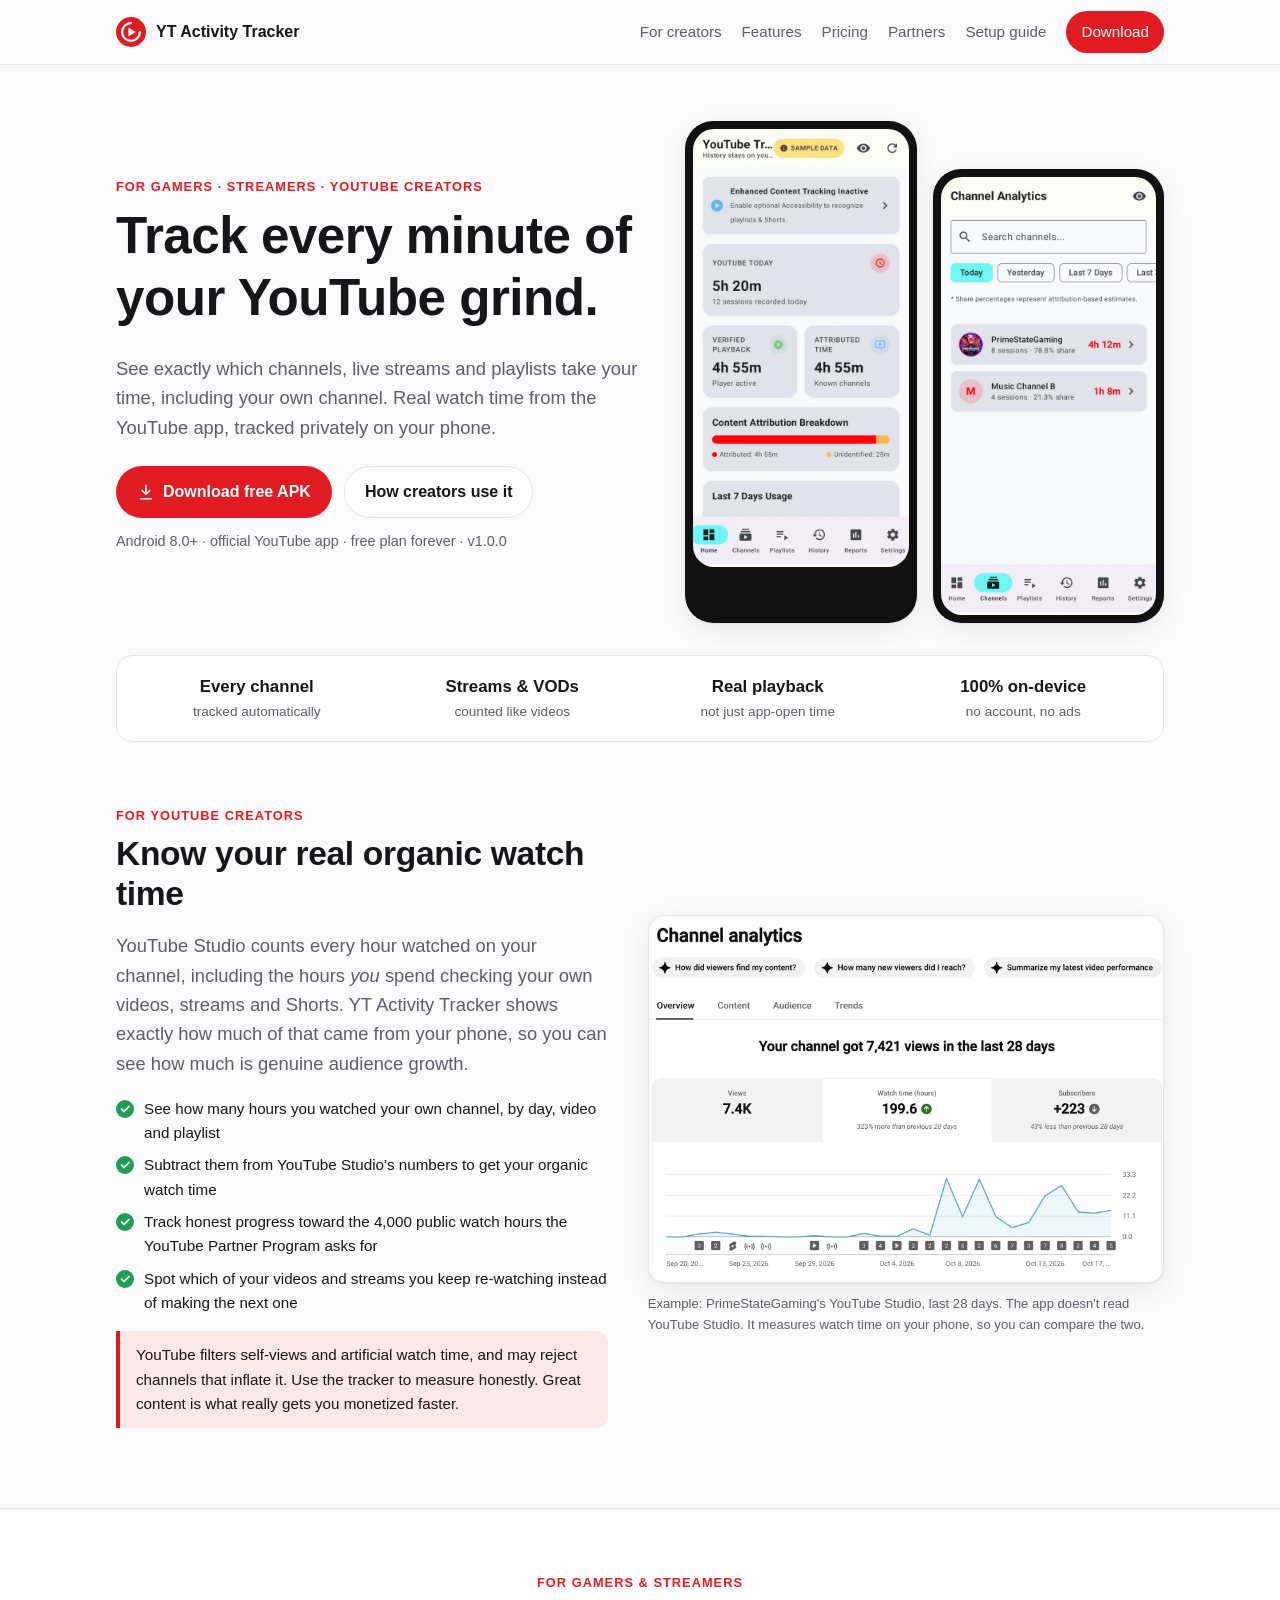
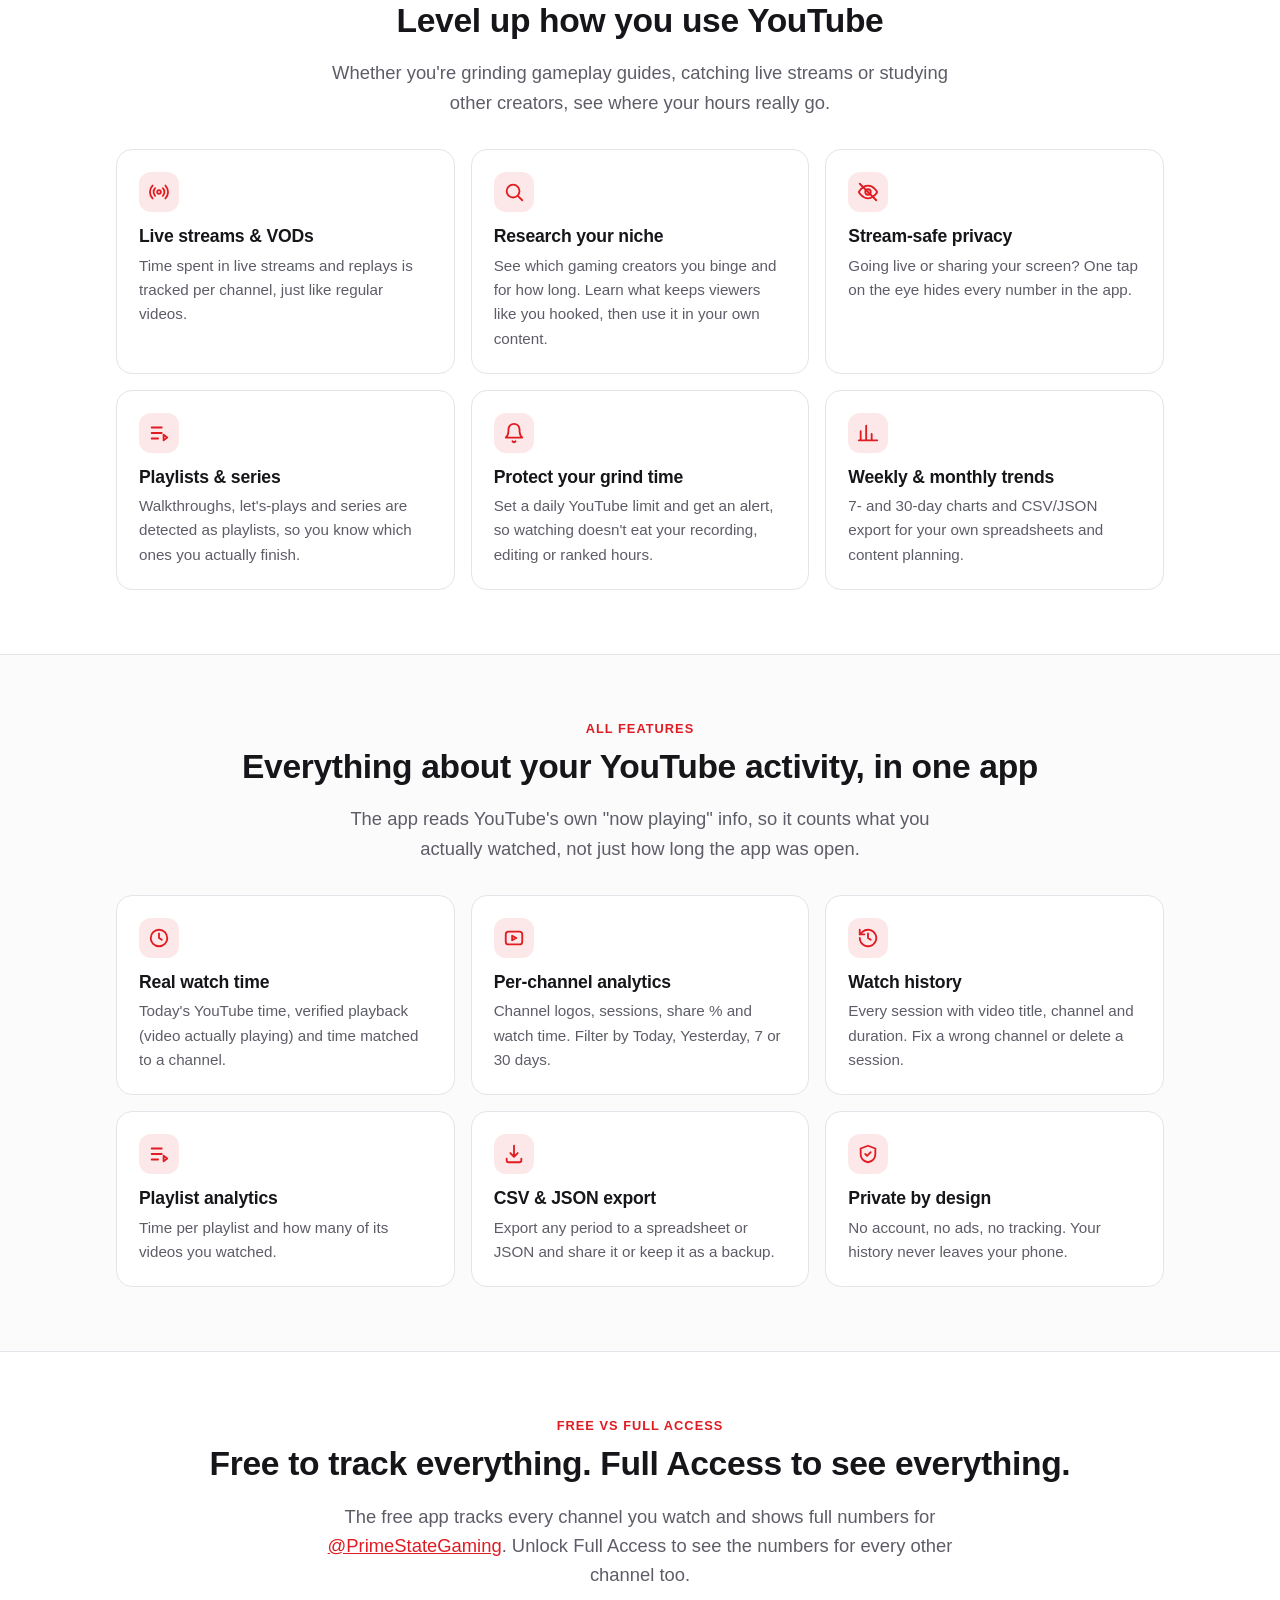
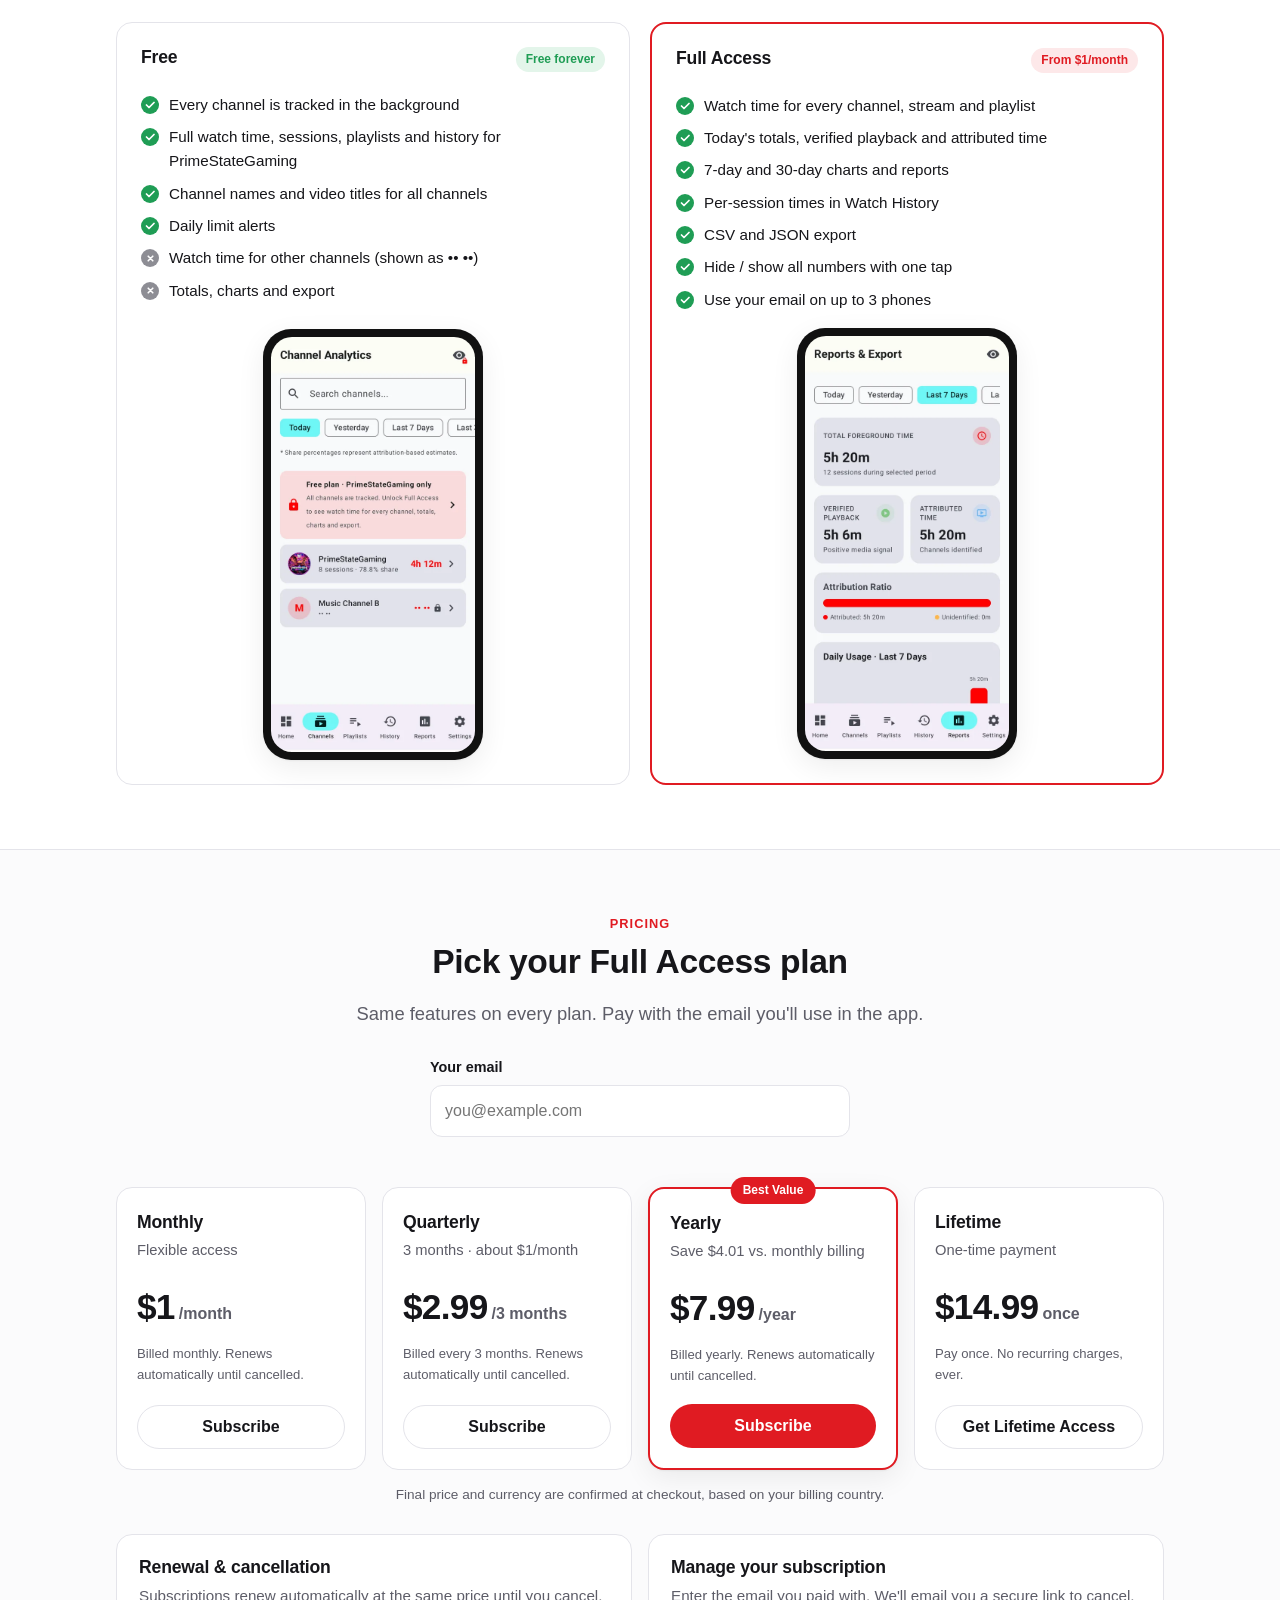
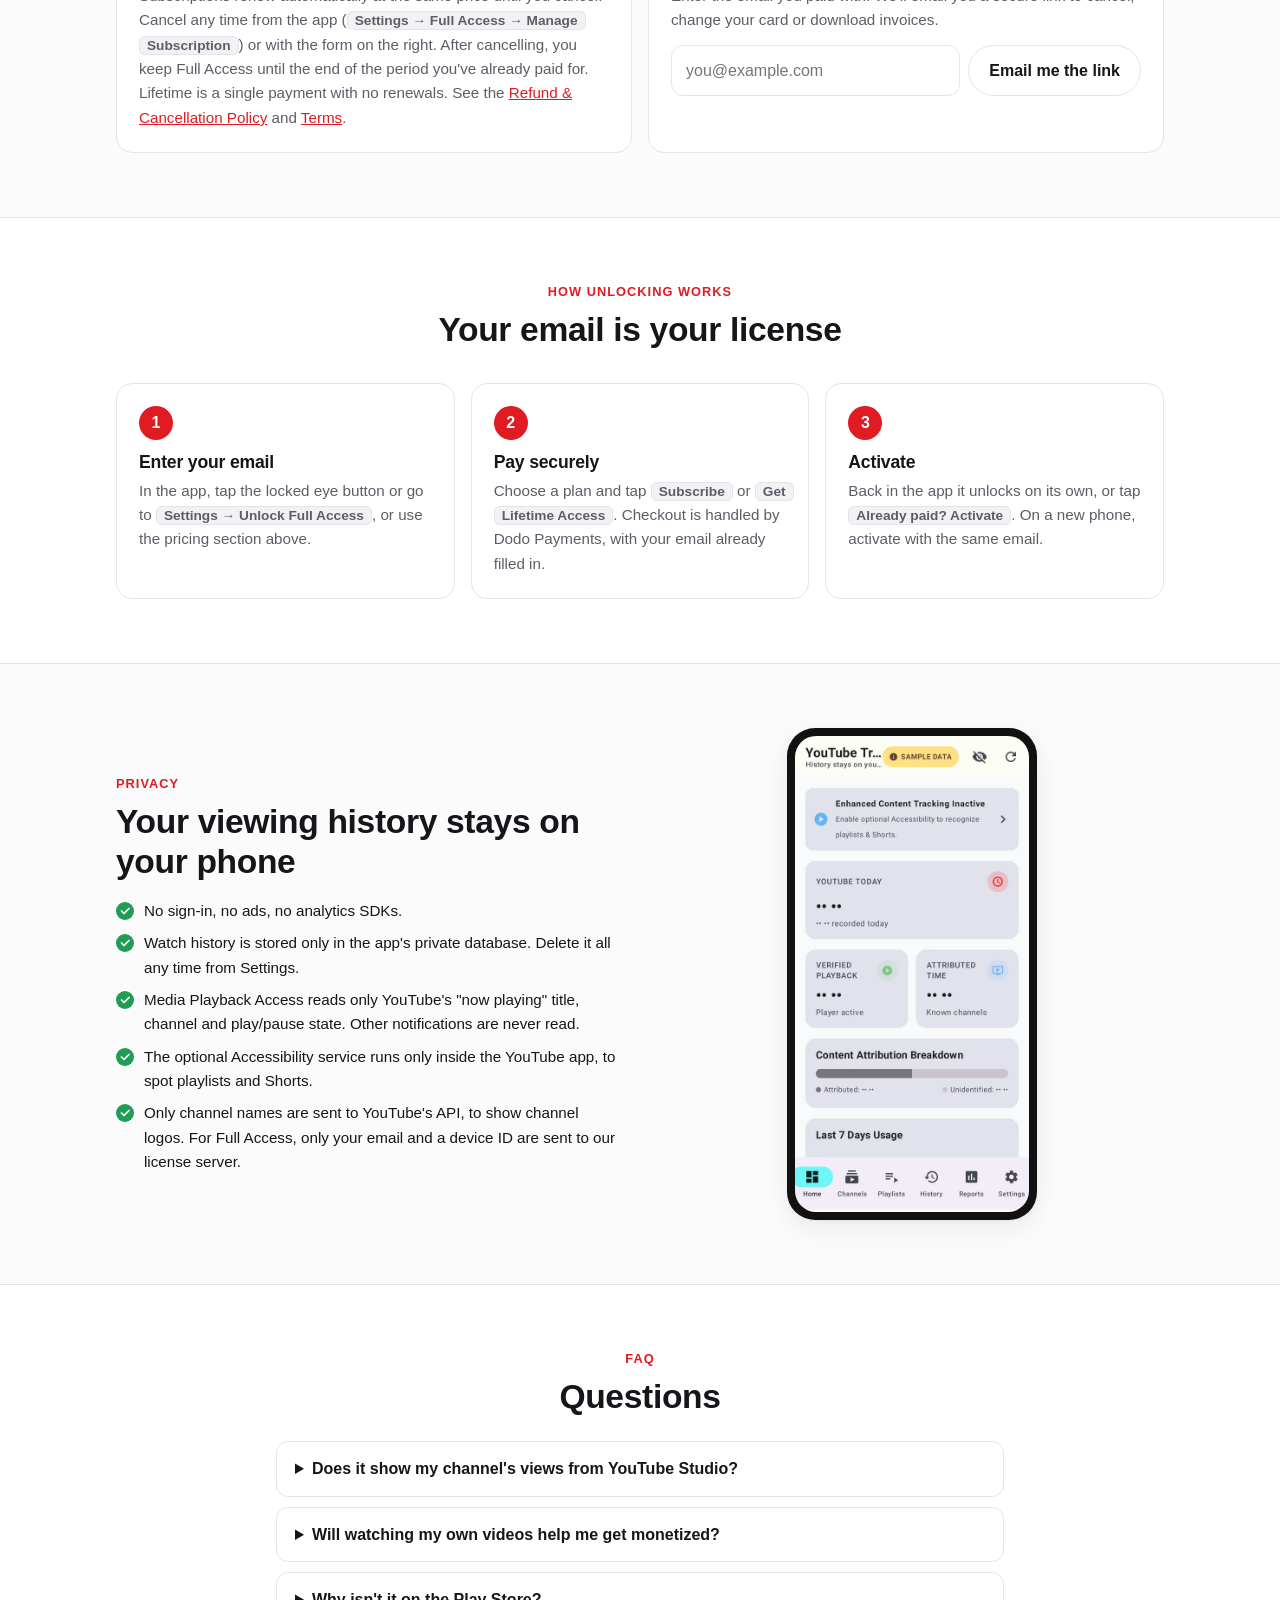
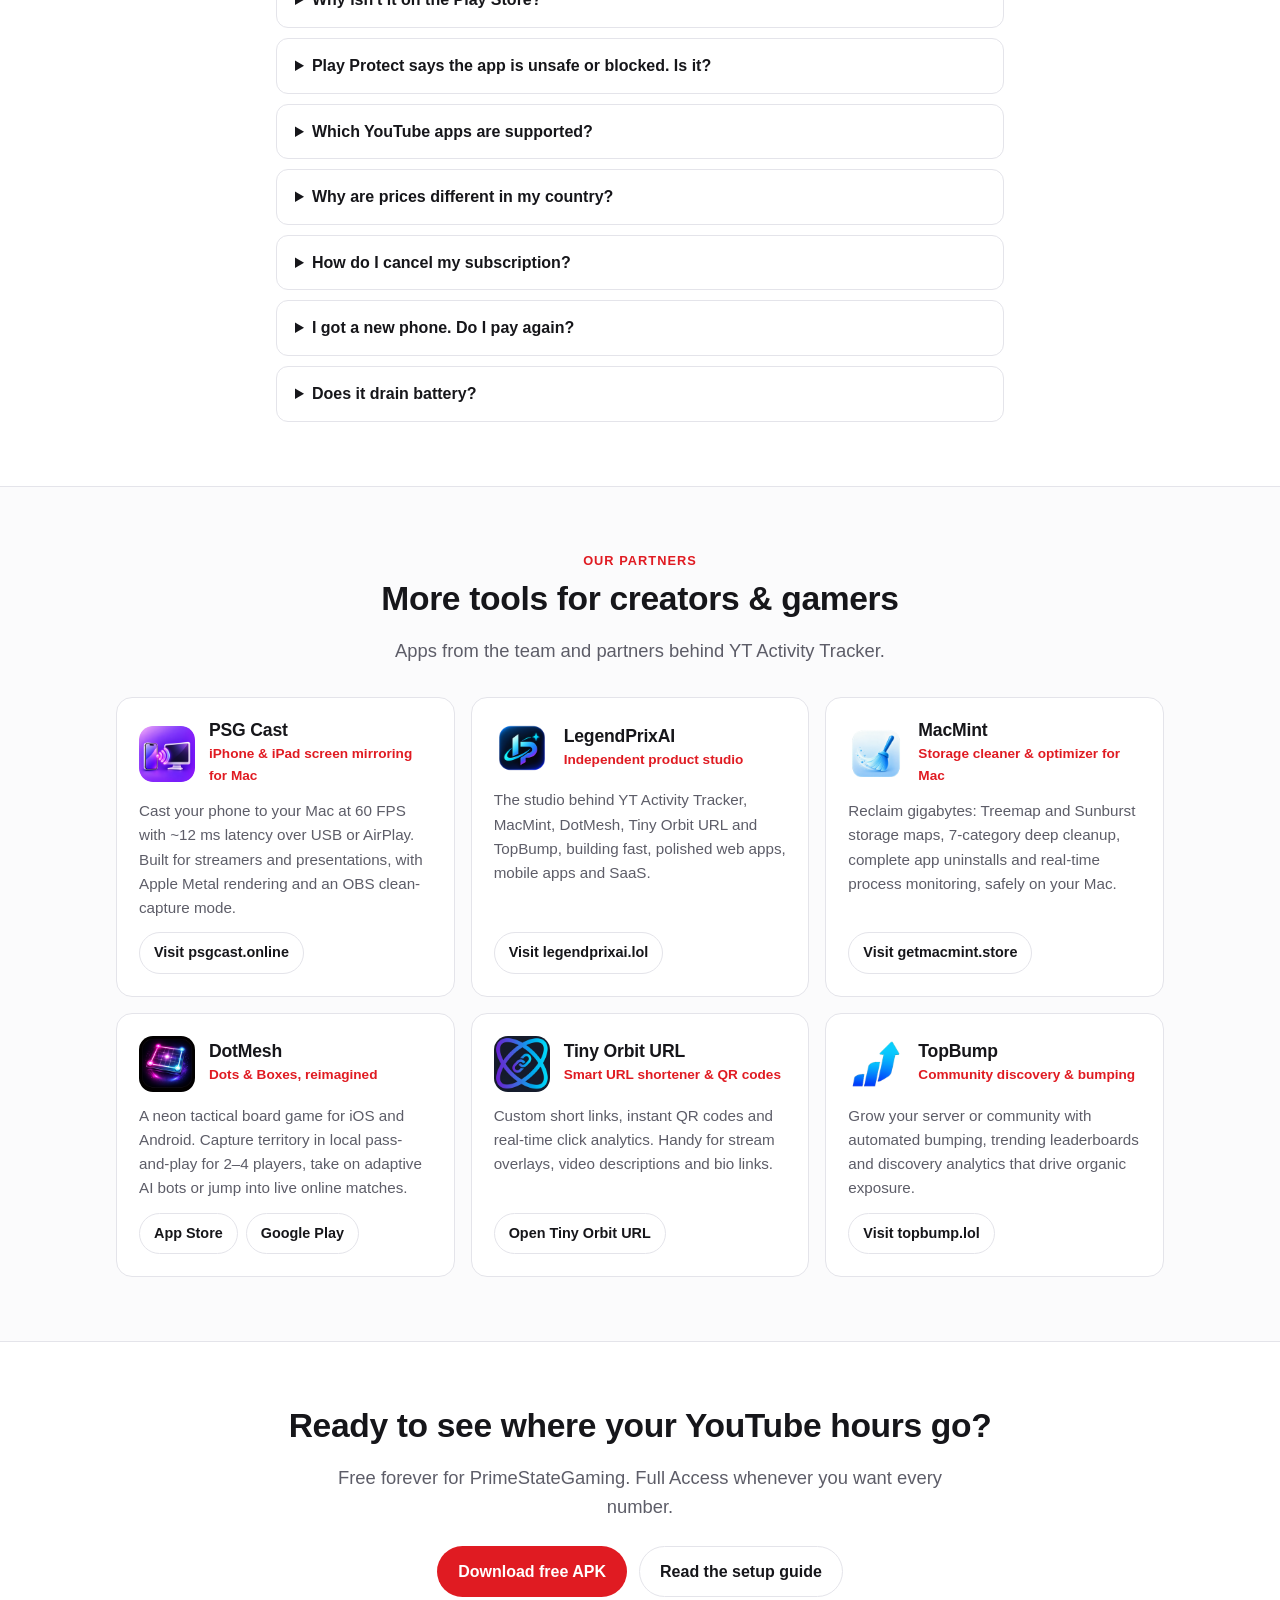
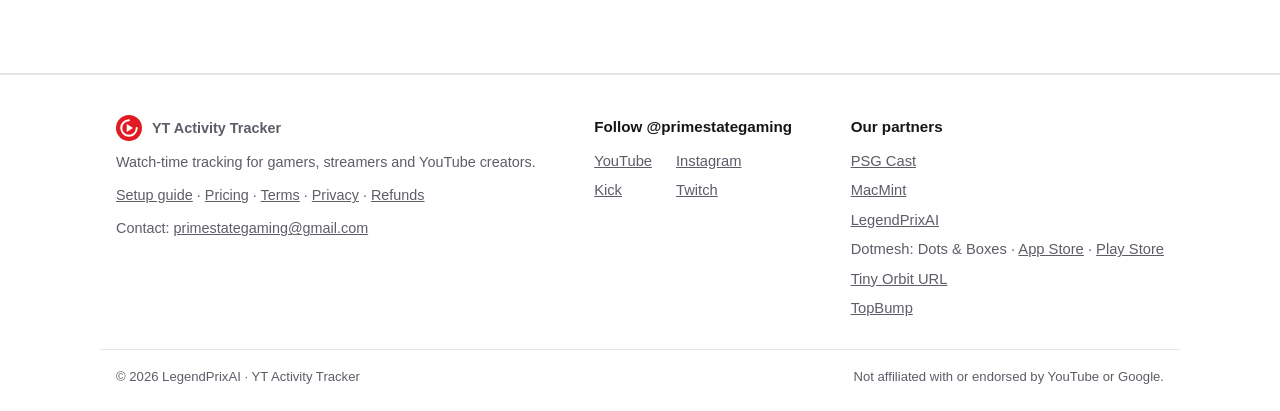
<file: index.html>
<!doctype html>
<html lang="en">
<head>
  <meta charset="utf-8">
  <meta name="viewport" content="width=device-width, initial-scale=1">
  <title>YT Activity Tracker</title>
  <meta name="description" content="YouTube watch-time tracker for gamers, streamers and creators. See every channel, stream and playlist you watch, separate your own views from your organic watch time, all privately on your Android phone.">
  <meta property="og:type" content="website">
  <meta property="og:site_name" content="YT Activity Tracker">
  <meta property="og:url" content="https://legendprixai.lol/yt-activity-tracker/">
  <meta property="og:title" content="YT Activity Tracker: watch-time tracking for gamers, streamers &amp; creators">
  <meta property="og:description" content="Track every channel, stream and playlist you watch on YouTube. Know how much of your channel's watch time is really organic.">
  <meta property="og:image" content="https://legendprixai.lol/yt-activity-tracker/assets/og-image.png">
  <meta property="og:image:width" content="1200">
  <meta property="og:image:height" content="630">
  <meta property="og:image:alt" content="YT Activity Tracker: track every minute of your YouTube grind, shown with the app's dashboard and channel screens">
  <meta name="twitter:card" content="summary_large_image">
  <meta name="twitter:title" content="YT Activity Tracker: watch-time tracking for gamers, streamers &amp; creators">
  <meta name="twitter:description" content="Track every channel, stream and playlist you watch on YouTube. Know how much of your channel's watch time is really organic.">
  <meta name="twitter:image" content="https://legendprixai.lol/yt-activity-tracker/assets/og-image.png">
  <link rel="icon" href="assets/icon.svg" type="image/svg+xml">
  <link rel="stylesheet" href="assets/style.css">
</head>
<body>

<header class="site-header">
  <div class="wrap">
    <a class="brand" href="index.html"><img src="assets/icon.svg" alt="" width="30" height="30">YT Activity Tracker</a>
    <nav class="nav">
      <a class="hide-sm" href="#creators">For creators</a>
      <a class="hide-sm" href="#features">Features</a>
      <a class="hide-sm" href="#pricing">Pricing</a>
      <a class="hide-sm" href="#partners">Partners</a>
      <a class="hide-xs" href="guide.html">Setup guide</a>
      <a class="btn btn-primary btn-sm" href="downloads/YT-Activity-Tracker.apk" download>Download</a>
    </nav>
  </div>
</header>

<main>
  <section class="hero">
    <div class="wrap">
      <div>
        <div class="eyebrow">For gamers · streamers · YouTube creators</div>
        <h1>Track every minute of your YouTube grind.</h1>
        <p class="lead">See exactly which channels, live streams and playlists take your time, including your own channel. Real watch time from the YouTube app, tracked privately on your phone.</p>
        <div class="actions">
          <a class="btn btn-primary" href="downloads/YT-Activity-Tracker.apk" download>
            <svg viewBox="0 0 24 24" fill="none" stroke="currentColor" stroke-width="2.2" stroke-linecap="round" stroke-linejoin="round"><path d="M12 3v12m0 0l-5-5m5 5l5-5M5 21h14"/></svg>
            Download free APK
          </a>
          <a class="btn btn-ghost" href="#creators">How creators use it</a>
        </div>
        <p class="meta">Android 8.0+ · official YouTube app · free plan forever · v1.0.0</p>
      </div>
      <div class="hero-shots">
        <div class="phone"><img src="assets/screens/dash-full.webp" alt="Dashboard showing 5h 20m of YouTube today" width="540" height="1098"></div>
        <div class="phone"><img src="assets/screens/channels-full.webp" alt="Channel analytics with watch time per channel" width="540" height="1098"></div>
      </div>
    </div>
  </section>

  <div class="wrap">
    <ul class="stat-strip">
      <li><strong>Every channel</strong><span>tracked automatically</span></li>
      <li><strong>Streams &amp; VODs</strong><span>counted like videos</span></li>
      <li><strong>Real playback</strong><span>not just app-open time</span></li>
      <li><strong>100% on-device</strong><span>no account, no ads</span></li>
    </ul>
  </div>

  <section id="creators">
    <div class="wrap">
      <div class="split">
        <div>
          <div class="eyebrow">For YouTube creators</div>
          <h2>Know your real organic watch time</h2>
          <p class="lead">YouTube Studio counts every hour watched on your channel, including the hours <em>you</em> spend checking your own videos, streams and Shorts. YT Activity Tracker shows exactly how much of that came from your phone, so you can see how much is genuine audience growth.</p>
          <ul class="checks" style="margin-top:18px">
            <li>See how many hours you watched your own channel, by day, video and playlist</li>
            <li>Subtract them from YouTube Studio's numbers to get your organic watch time</li>
            <li>Track honest progress toward the 4,000 public watch hours the YouTube Partner Program asks for</li>
            <li>Spot which of your videos and streams you keep re-watching instead of making the next one</li>
          </ul>
          <div class="note">YouTube filters self-views and artificial watch time, and may reject channels that inflate it. Use the tracker to measure honestly. Great content is what really gets you monetized faster.</div>
        </div>
        <figure class="studio-shot">
          <img src="assets/screens/channel-view.webp" alt="YouTube Studio channel analytics: 7.4K views, 199.6 watch hours and +223 subscribers in the last 28 days" width="1608" height="1142" loading="lazy">
          <figcaption>Example: PrimeStateGaming's YouTube Studio, last 28 days. The app doesn't read YouTube Studio. It measures watch time on your phone, so you can compare the two.</figcaption>
        </figure>
      </div>
    </div>
  </section>

  <section id="gamers" class="band">
    <div class="wrap">
      <div class="center">
        <div class="eyebrow">For gamers &amp; streamers</div>
        <h2>Level up how you use YouTube</h2>
        <p class="lead">Whether you're grinding gameplay guides, catching live streams or studying other creators, see where your hours really go.</p>
      </div>
      <div class="grid grid-3" style="margin-top:32px">
        <div class="card">
          <div class="icon"><svg viewBox="0 0 24 24" fill="none" stroke="currentColor" stroke-width="2" stroke-linecap="round" stroke-linejoin="round"><circle cx="12" cy="12" r="2"/><path d="M16.2 7.8a6 6 0 0 1 0 8.4M7.8 16.2a6 6 0 0 1 0-8.4M19 5a10 10 0 0 1 0 14M5 19A10 10 0 0 1 5 5"/></svg></div>
          <h3>Live streams &amp; VODs</h3>
          <p>Time spent in live streams and replays is tracked per channel, just like regular videos.</p>
        </div>
        <div class="card">
          <div class="icon"><svg viewBox="0 0 24 24" fill="none" stroke="currentColor" stroke-width="2" stroke-linecap="round" stroke-linejoin="round"><circle cx="11" cy="11" r="7"/><path d="M21 21l-4.3-4.3"/></svg></div>
          <h3>Research your niche</h3>
          <p>See which gaming creators you binge and for how long. Learn what keeps viewers like you hooked, then use it in your own content.</p>
        </div>
        <div class="card">
          <div class="icon"><svg viewBox="0 0 24 24" fill="none" stroke="currentColor" stroke-width="2" stroke-linecap="round" stroke-linejoin="round"><path d="M2 12s3.5-7 10-7 10 7 10 7-3.5 7-10 7S2 12 2 12z"/><circle cx="12" cy="12" r="3"/><path d="M3 3l18 18"/></svg></div>
          <h3>Stream-safe privacy</h3>
          <p>Going live or sharing your screen? One tap on the eye hides every number in the app.</p>
        </div>
        <div class="card">
          <div class="icon"><svg viewBox="0 0 24 24" fill="none" stroke="currentColor" stroke-width="2" stroke-linecap="round" stroke-linejoin="round"><path d="M4 6h11M4 12h11M4 18h7M17 14v6l4-3z"/></svg></div>
          <h3>Playlists &amp; series</h3>
          <p>Walkthroughs, let's-plays and series are detected as playlists, so you know which ones you actually finish.</p>
        </div>
        <div class="card">
          <div class="icon"><svg viewBox="0 0 24 24" fill="none" stroke="currentColor" stroke-width="2" stroke-linecap="round" stroke-linejoin="round"><path d="M6 8a6 6 0 1 1 12 0c0 7 3 9 3 9H3s3-2 3-9"/><path d="M10.3 21a1.9 1.9 0 0 0 3.4 0"/></svg></div>
          <h3>Protect your grind time</h3>
          <p>Set a daily YouTube limit and get an alert, so watching doesn't eat your recording, editing or ranked hours.</p>
        </div>
        <div class="card">
          <div class="icon"><svg viewBox="0 0 24 24" fill="none" stroke="currentColor" stroke-width="2" stroke-linecap="round" stroke-linejoin="round"><path d="M4 20V10M10 20V4M16 20v-7M22 20H2"/></svg></div>
          <h3>Weekly &amp; monthly trends</h3>
          <p>7- and 30-day charts and CSV/JSON export for your own spreadsheets and content planning.</p>
        </div>
      </div>
    </div>
  </section>

  <section id="features">
    <div class="wrap">
      <div class="center">
        <div class="eyebrow">All features</div>
        <h2>Everything about your YouTube activity, in one app</h2>
        <p class="lead">The app reads YouTube's own "now playing" info, so it counts what you actually watched, not just how long the app was open.</p>
      </div>
      <div class="grid grid-3" style="margin-top:32px">
        <div class="card">
          <div class="icon"><svg viewBox="0 0 24 24" fill="none" stroke="currentColor" stroke-width="2" stroke-linecap="round" stroke-linejoin="round"><circle cx="12" cy="12" r="9"/><path d="M12 7v5l3 2"/></svg></div>
          <h3>Real watch time</h3>
          <p>Today's YouTube time, verified playback (video actually playing) and time matched to a channel.</p>
        </div>
        <div class="card">
          <div class="icon"><svg viewBox="0 0 24 24" fill="none" stroke="currentColor" stroke-width="2" stroke-linecap="round" stroke-linejoin="round"><rect x="3" y="5" width="18" height="14" rx="3"/><path d="M10 9.5v5l4.5-2.5z"/></svg></div>
          <h3>Per-channel analytics</h3>
          <p>Channel logos, sessions, share % and watch time. Filter by Today, Yesterday, 7 or 30 days.</p>
        </div>
        <div class="card">
          <div class="icon"><svg viewBox="0 0 24 24" fill="none" stroke="currentColor" stroke-width="2" stroke-linecap="round" stroke-linejoin="round"><path d="M3 12a9 9 0 1 0 3-6.7L3 8"/><path d="M3 3v5h5M12 7v5l3 2"/></svg></div>
          <h3>Watch history</h3>
          <p>Every session with video title, channel and duration. Fix a wrong channel or delete a session.</p>
        </div>
        <div class="card">
          <div class="icon"><svg viewBox="0 0 24 24" fill="none" stroke="currentColor" stroke-width="2" stroke-linecap="round" stroke-linejoin="round"><path d="M4 6h11M4 12h11M4 18h7M17 14v6l4-3z"/></svg></div>
          <h3>Playlist analytics</h3>
          <p>Time per playlist and how many of its videos you watched.</p>
        </div>
        <div class="card">
          <div class="icon"><svg viewBox="0 0 24 24" fill="none" stroke="currentColor" stroke-width="2" stroke-linecap="round" stroke-linejoin="round"><path d="M12 3v12m0 0l-4-4m4 4l4-4M4 17v2a2 2 0 0 0 2 2h12a2 2 0 0 0 2-2v-2"/></svg></div>
          <h3>CSV &amp; JSON export</h3>
          <p>Export any period to a spreadsheet or JSON and share it or keep it as a backup.</p>
        </div>
        <div class="card">
          <div class="icon"><svg viewBox="0 0 24 24" fill="none" stroke="currentColor" stroke-width="2" stroke-linecap="round" stroke-linejoin="round"><path d="M12 3l8 3v6c0 5-3.5 8-8 9-4.5-1-8-4-8-9V6z"/><path d="M9 12l2 2 4-4"/></svg></div>
          <h3>Private by design</h3>
          <p>No account, no ads, no tracking. Your history never leaves your phone.</p>
        </div>
      </div>
    </div>
  </section>

  <section id="plans" class="band">
    <div class="wrap">
      <div class="center">
        <div class="eyebrow">Free vs Full Access</div>
        <h2>Free to track everything. Full Access to see everything.</h2>
        <p class="lead">The free app tracks every channel you watch and shows full numbers for <a href="https://www.youtube.com/@primestategaming" target="_blank" rel="noopener">@PrimeStateGaming</a>. Unlock Full Access to see the numbers for every other channel too.</p>
      </div>
      <div class="plans">
        <div class="plan">
          <div class="plan-head"><h3>Free</h3><span class="badge ok">Free forever</span></div>
          <ul class="checks">
            <li>Every channel is tracked in the background</li>
            <li>Full watch time, sessions, playlists and history for PrimeStateGaming</li>
            <li>Channel names and video titles for all channels</li>
            <li>Daily limit alerts</li>
            <li class="no">Watch time for other channels (shown as •• ••)</li>
            <li class="no">Totals, charts and export</li>
          </ul>
          <div class="plan-shot"><div class="phone sm"><img src="assets/screens/channels-free.webp" alt="Free plan: other channels' numbers are hidden" width="540" height="1098" loading="lazy"></div></div>
        </div>
        <div class="plan featured">
          <div class="plan-head"><h3>Full Access</h3><span class="badge" data-from-price>From ₹33/month</span></div>
          <ul class="checks">
            <li>Watch time for every channel, stream and playlist</li>
            <li>Today's totals, verified playback and attributed time</li>
            <li>7-day and 30-day charts and reports</li>
            <li>Per-session times in Watch History</li>
            <li>CSV and JSON export</li>
            <li>Hide / show all numbers with one tap</li>
            <li>Use your email on up to 3 phones</li>
          </ul>
          <div class="plan-shot"><div class="phone sm"><img src="assets/screens/reports-full.webp" alt="Full Access reports with all numbers" width="540" height="1098" loading="lazy"></div></div>
        </div>
      </div>
    </div>
  </section>

  <section id="pricing">
    <div class="wrap">
      <div class="center">
        <div class="eyebrow">Pricing</div>
        <h2>Pick your Full Access plan</h2>
        <p class="lead">Same features on every plan. Pay with the email you'll use in the app.</p>
      </div>

      <form class="email-row" id="buy-form" novalidate>
        <label for="buy-email">Your email</label>
        <input id="buy-email" name="email" type="email" inputmode="email" autocomplete="email" placeholder="you@example.com" required>
        <p class="form-msg" id="buy-msg" role="status"></p>
      </form>

      <!-- Prices below are the India defaults; assets/pricing.js swaps in the visitor's region -->
      <div class="pricing">
        <div class="price-card" data-plan-card="monthly">
          <h3>Monthly</h3>
          <p class="muted" data-desc>Flexible access</p>
          <div class="price"><span data-price>₹33</span><em data-period>/month</em></div>
          <p class="terms" data-terms>Billed monthly. Renews automatically until cancelled.</p>
          <button class="btn btn-ghost buy" data-plan="monthly" type="button">Subscribe</button>
        </div>
        <div class="price-card" data-plan-card="quarterly">
          <h3>Quarterly</h3>
          <p class="muted" data-desc>3 months · ₹33/month</p>
          <div class="price"><span data-price>₹99</span><em data-period>/3 months</em></div>
          <p class="terms" data-terms>Billed every 3 months. Renews automatically until cancelled.</p>
          <button class="btn btn-ghost buy" data-plan="quarterly" type="button">Subscribe</button>
        </div>
        <div class="price-card featured" data-plan-card="yearly">
          <span class="ribbon">Best Value</span>
          <h3>Yearly</h3>
          <p class="muted" data-desc>Save ₹97 vs. monthly billing</p>
          <div class="price"><span data-price>₹299</span><em data-period>/year</em></div>
          <p class="terms" data-terms>Billed yearly. Renews automatically until cancelled.</p>
          <button class="btn btn-primary buy" data-plan="yearly" type="button">Subscribe</button>
        </div>
        <div class="price-card" data-plan-card="lifetime">
          <h3>Lifetime</h3>
          <p class="muted" data-desc>One-time payment</p>
          <div class="price"><span data-price>₹599</span><em data-period>once</em></div>
          <p class="terms" data-terms>Pay once. No recurring charges, ever.</p>
          <button class="btn btn-ghost buy" data-plan="lifetime" type="button">Get Lifetime Access</button>
        </div>
      </div>
      <p class="muted center" style="font-size:.85rem;margin-top:14px">Final price and currency are confirmed at checkout, based on your billing country.</p>

      <div class="grid grid-2" style="margin-top:28px">
        <div class="card">
          <h3>Renewal &amp; cancellation</h3>
          <p>Subscriptions renew automatically at the same price until you cancel. Cancel any time from the app (<span class="ui">Settings → Full Access → Manage Subscription</span>) or with the form on the right. After cancelling, you keep Full Access until the end of the period you've already paid for. Lifetime is a single payment with no renewals. See the <a href="refund.html">Refund &amp; Cancellation Policy</a> and <a href="terms.html">Terms</a>.</p>
        </div>
        <form class="card" id="portal-form" novalidate>
          <h3>Manage your subscription</h3>
          <p>Enter the email you paid with. We'll email you a secure link to cancel, change your card or download invoices.</p>
          <div class="inline-form">
            <input name="email" type="email" inputmode="email" autocomplete="email" placeholder="you@example.com" aria-label="Email used at checkout" required>
            <button class="btn btn-ghost" type="submit">Email me the link</button>
          </div>
          <p class="form-msg" id="portal-msg" role="status"></p>
        </form>
      </div>
    </div>
  </section>

  <section id="unlock" class="band">
    <div class="wrap">
      <div class="center">
        <div class="eyebrow">How unlocking works</div>
        <h2>Your email is your license</h2>
      </div>
      <div class="grid grid-3" style="margin-top:32px">
        <div class="card">
          <div class="step-num">1</div>
          <h3>Enter your email</h3>
          <p>In the app, tap the locked eye button or go to <span class="ui">Settings → Unlock Full Access</span>, or use the pricing section above.</p>
        </div>
        <div class="card">
          <div class="step-num">2</div>
          <h3>Pay securely</h3>
          <p>Choose a plan and tap <span class="ui">Subscribe</span> or <span class="ui">Get Lifetime Access</span>. Checkout is handled by Dodo Payments, with your email already filled in.</p>
        </div>
        <div class="card">
          <div class="step-num">3</div>
          <h3>Activate</h3>
          <p>Back in the app it unlocks on its own, or tap <span class="ui">Already paid? Activate</span>. On a new phone, activate with the same email.</p>
        </div>
      </div>
    </div>
  </section>

  <section id="privacy">
    <div class="wrap">
      <div class="grid grid-2" style="align-items:center;gap:40px">
        <div>
          <div class="eyebrow">Privacy</div>
          <h2>Your viewing history stays on your phone</h2>
          <ul class="checks" style="margin-top:16px">
            <li>No sign-in, no ads, no analytics SDKs.</li>
            <li>Watch history is stored only in the app's private database. Delete it all any time from Settings.</li>
            <li>Media Playback Access reads only YouTube's "now playing" title, channel and play/pause state. Other notifications are never read.</li>
            <li>The optional Accessibility service runs only inside the YouTube app, to spot playlists and Shorts.</li>
            <li>Only channel names are sent to YouTube's API, to show channel logos. For Full Access, only your email and a device ID are sent to our license server.</li>
          </ul>
        </div>
        <div class="center"><div class="phone" style="margin:0 auto"><img src="assets/screens/dash-hidden.webp" alt="Numbers hidden with the eye button" width="540" height="1098" loading="lazy"></div></div>
      </div>
    </div>
  </section>

  <section id="faq" class="band">
    <div class="wrap" style="max-width:760px">
      <div class="center"><div class="eyebrow">FAQ</div><h2>Questions</h2></div>
      <div style="margin-top:24px">
        <details>
          <summary>Does it show my channel's views from YouTube Studio?</summary>
          <p>No. YT Activity Tracker measures what's watched in the YouTube app on your phone, including your own channel. Compare it with YouTube Studio to see how much of your channel's watch time came from you and how much is organic.</p>
        </details>
        <details>
          <summary>Will watching my own videos help me get monetized?</summary>
          <p>No. YouTube filters self-views and artificial watch time, and can reject Partner Program applications from channels that inflate it. The tracker helps you see your real organic progress so you can focus on content that grows it.</p>
        </details>
        <details>
          <summary>Why isn't it on the Play Store?</summary>
          <p>The app needs Usage Access and Accessibility permissions that the Play Store restricts heavily. Installing the APK directly is safe. The <a href="guide.html#install">setup guide</a> shows how, including what to do if Play Protect shows a warning.</p>
        </details>
        <details>
          <summary>Play Protect says the app is unsafe or blocked. Is it?</summary>
          <p>Play Protect warns about every app installed from outside the Play Store that asks for Accessibility access. Tap <span class="ui">More details → Install anyway</span>. If you don't see that option, pause Play Protect scanning while you install and turn it back on afterwards. <a href="guide.html#play-protect">See the steps</a>.</p>
        </details>
        <details>
          <summary>Which YouTube apps are supported?</summary>
          <p>The official YouTube app (com.google.android.youtube), including live streams and Shorts. YouTube in a browser, YouTube Music and modded YouTube apps are not tracked.</p>
        </details>
        <details>
          <summary>Why are prices different in my country?</summary>
          <p>Full Access is priced in Indian rupees (₹) in India and in US dollars ($) everywhere else. Your billing country at checkout decides which price applies, and every plan unlocks the same features.</p>
        </details>
        <details>
          <summary>How do I cancel my subscription?</summary>
          <p>In the app, open <span class="ui">Settings → Full Access → Manage Subscription</span>, or use the <a href="#pricing">Manage your subscription</a> form to get a link by email. You keep Full Access until the end of the paid period. Uninstalling the app does not cancel a subscription.</p>
        </details>
        <details>
          <summary>I got a new phone. Do I pay again?</summary>
          <p>No. Install the app, open <span class="ui">Unlock Full Access</span>, enter the same email and tap <span class="ui">Activate</span>. One purchase works on up to 3 phones.</p>
        </details>
        <details>
          <summary>Does it drain battery?</summary>
          <p>No. It uses Android's own screen-time data and YouTube's media info instead of constantly polling. On some phones, allow background activity so it keeps working. <a href="guide.html#battery">How</a>.</p>
        </details>
      </div>
    </div>
  </section>

  <section id="partners">
    <div class="wrap">
      <div class="center">
        <div class="eyebrow">Our partners</div>
        <h2>More tools for creators &amp; gamers</h2>
        <p class="lead">Apps from the team and partners behind YT Activity Tracker.</p>
      </div>
      <div class="grid grid-3 partner-grid">
        <article class="card partner-card">
          <div class="partner-head">
            <img src="assets/partners/psgcast.png" alt="PSG Cast logo" width="56" height="56" loading="lazy">
            <div><h3>PSG Cast</h3><p class="partner-tag">iPhone &amp; iPad screen mirroring for Mac</p></div>
          </div>
          <p>Cast your phone to your Mac at 60 FPS with ~12 ms latency over USB or AirPlay. Built for streamers and presentations, with Apple Metal rendering and an OBS clean-capture mode.</p>
          <div class="partner-links"><a class="btn btn-ghost btn-sm" href="https://psgcast.online" target="_blank" rel="noopener">Visit psgcast.online</a></div>
        </article>
        <article class="card partner-card">
          <div class="partner-head">
            <img src="assets/partners/legendprixai.png" alt="LegendPrixAI logo" width="56" height="56" loading="lazy">
            <div><h3>LegendPrixAI</h3><p class="partner-tag">Independent product studio</p></div>
          </div>
          <p>The studio behind YT Activity Tracker, MacMint, DotMesh, Tiny Orbit URL and TopBump, building fast, polished web apps, mobile apps and SaaS.</p>
          <div class="partner-links"><a class="btn btn-ghost btn-sm" href="https://legendprixai.lol" target="_blank" rel="noopener">Visit legendprixai.lol</a></div>
        </article>
        <article class="card partner-card">
          <div class="partner-head">
            <img src="assets/partners/macmint.png" alt="MacMint logo" width="56" height="56" loading="lazy">
            <div><h3>MacMint</h3><p class="partner-tag">Storage cleaner &amp; optimizer for Mac</p></div>
          </div>
          <p>Reclaim gigabytes: Treemap and Sunburst storage maps, 7-category deep cleanup, complete app uninstalls and real-time process monitoring, safely on your Mac.</p>
          <div class="partner-links"><a class="btn btn-ghost btn-sm" href="https://getmacmint.store" target="_blank" rel="noopener">Visit getmacmint.store</a></div>
        </article>
        <article class="card partner-card">
          <div class="partner-head">
            <img src="assets/partners/dotmesh.png" alt="DotMesh logo" width="56" height="56" loading="lazy">
            <div><h3>DotMesh</h3><p class="partner-tag">Dots &amp; Boxes, reimagined</p></div>
          </div>
          <p>A neon tactical board game for iOS and Android. Capture territory in local pass-and-play for 2–4 players, take on adaptive AI bots or jump into live online matches.</p>
          <div class="partner-links"><a class="btn btn-ghost btn-sm" href="https://apps.apple.com/in/app/dotmesh-dots-boxes-game/id6761758144" target="_blank" rel="noopener">App Store</a><a class="btn btn-ghost btn-sm" href="https://play.google.com/store/apps/details?id=com.legendprixai.dotmesh&amp;hl=en_IN" target="_blank" rel="noopener">Google Play</a></div>
        </article>
        <article class="card partner-card">
          <div class="partner-head">
            <img src="assets/partners/tinyorbit.png" alt="Tiny Orbit URL logo" width="56" height="56" loading="lazy">
            <div><h3>Tiny Orbit URL</h3><p class="partner-tag">Smart URL shortener &amp; QR codes</p></div>
          </div>
          <p>Custom short links, instant QR codes and real-time click analytics. Handy for stream overlays, video descriptions and bio links.</p>
          <div class="partner-links"><a class="btn btn-ghost btn-sm" href="https://tiny-orbit-url.vercel.app/" target="_blank" rel="noopener">Open Tiny Orbit URL</a></div>
        </article>
        <article class="card partner-card">
          <div class="partner-head">
            <img src="assets/partners/topbump.png" alt="TopBump logo" width="56" height="56" loading="lazy">
            <div><h3>TopBump</h3><p class="partner-tag">Community discovery &amp; bumping</p></div>
          </div>
          <p>Grow your server or community with automated bumping, trending leaderboards and discovery analytics that drive organic exposure.</p>
          <div class="partner-links"><a class="btn btn-ghost btn-sm" href="https://topbump.lol" target="_blank" rel="noopener">Visit topbump.lol</a></div>
        </article>
      </div>
    </div>
  </section>

  <section class="band center">
    <div class="wrap">
      <h2>Ready to see where your YouTube hours go?</h2>
      <p class="lead">Free forever for PrimeStateGaming. Full Access whenever you want every number.</p>
      <div class="actions">
        <a class="btn btn-primary" href="downloads/YT-Activity-Tracker.apk" download>Download free APK</a>
        <a class="btn btn-ghost" href="guide.html">Read the setup guide</a>
      </div>
    </div>
  </section>
</main>

<footer class="site-footer">
  <div class="wrap footer-grid">
    <div>
      <a class="brand" href="index.html"><img src="assets/icon.svg" alt="" width="26" height="26">YT Activity Tracker</a>
      <p class="muted">Watch-time tracking for gamers, streamers and YouTube creators.</p>
      <p class="muted"><a href="guide.html">Setup guide</a> · <a href="index.html#pricing">Pricing</a> · <a href="terms.html">Terms</a> · <a href="privacy.html">Privacy</a> · <a href="refund.html">Refunds</a></p>
      <p class="muted">Contact: <a href="mailto:primestategaming@gmail.com" data-contact-email>primestategaming@gmail.com</a></p>
    </div>
    <div>
      <h4>Follow @primestategaming</h4>
      <ul class="social">
        <li><a href="https://www.youtube.com/@primestategaming" target="_blank" rel="noopener">YouTube</a></li>
        <li><a href="https://www.instagram.com/primestategaming" target="_blank" rel="noopener">Instagram</a></li>
        <li><a href="https://kick.com/primestategaming" target="_blank" rel="noopener">Kick</a></li>
        <li><a href="https://www.twitch.tv/primestategaming" target="_blank" rel="noopener">Twitch</a></li>
      </ul>
    </div>
    <div>
      <h4><a href="index.html#partners">Our partners</a></h4>
      <ul class="partners">
        <li><a href="https://psgcast.online" target="_blank" rel="noopener">PSG Cast</a></li>
        <li><a href="https://getmacmint.store" target="_blank" rel="noopener">MacMint</a></li>
        <li><a href="https://legendprixai.lol" target="_blank" rel="noopener">LegendPrixAI</a></li>
        <li>Dotmesh: Dots &amp; Boxes · <a href="https://apps.apple.com/in/app/dotmesh-dots-boxes-game/id6761758144" target="_blank" rel="noopener">App Store</a> · <a href="https://play.google.com/store/apps/details?id=com.legendprixai.dotmesh&amp;hl=en_IN" target="_blank" rel="noopener">Play Store</a></li>
        <li><a href="https://tiny-orbit-url.vercel.app/" target="_blank" rel="noopener">Tiny Orbit URL</a></li>
        <li><a href="https://topbump.lol" target="_blank" rel="noopener">TopBump</a></li>
      </ul>
    </div>
  </div>
  <div class="wrap footer-base">
    <span>© 2026 LegendPrixAI · YT Activity Tracker</span>
    <span>Not affiliated with or endorsed by YouTube or Google.</span>
  </div>
</footer>

<script src="assets/config.js"></script>
<script src="assets/pricing.js"></script>
<script src="assets/contact.js"></script>
</body>
</html>
</file>
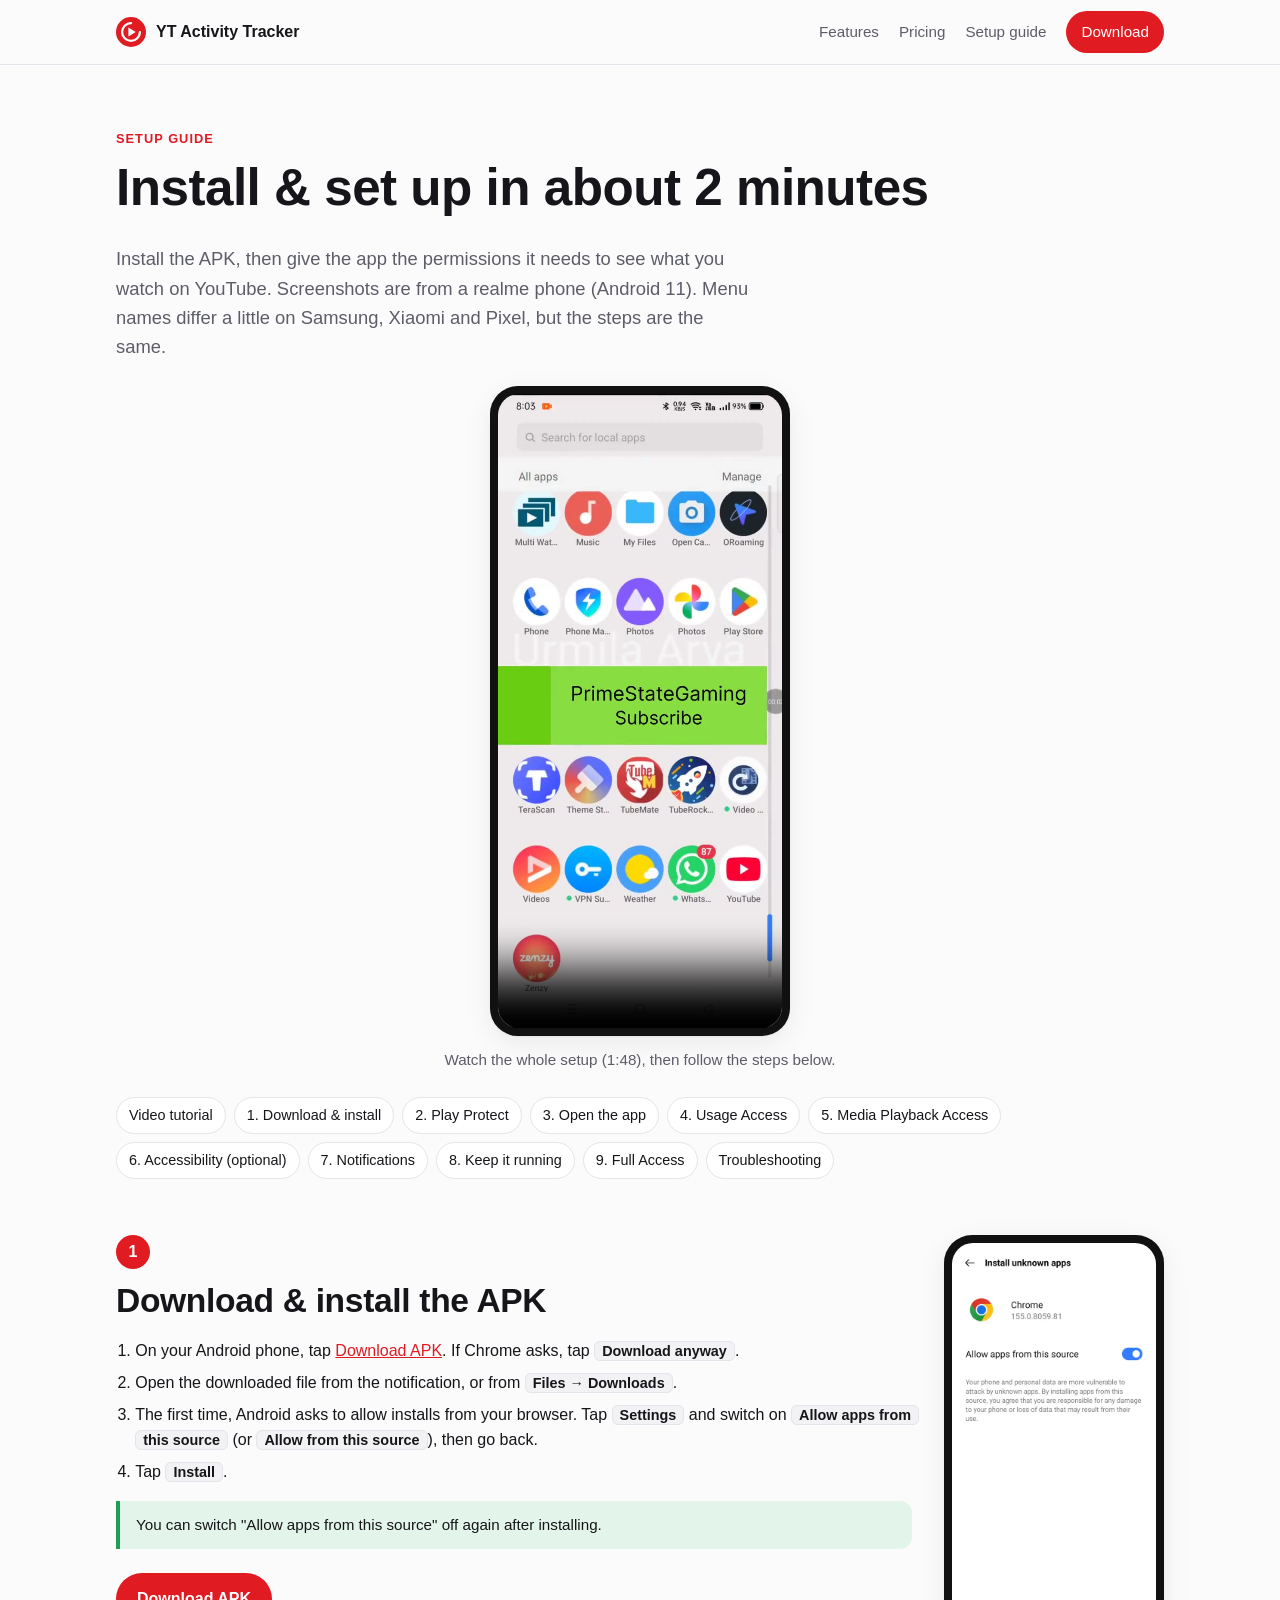
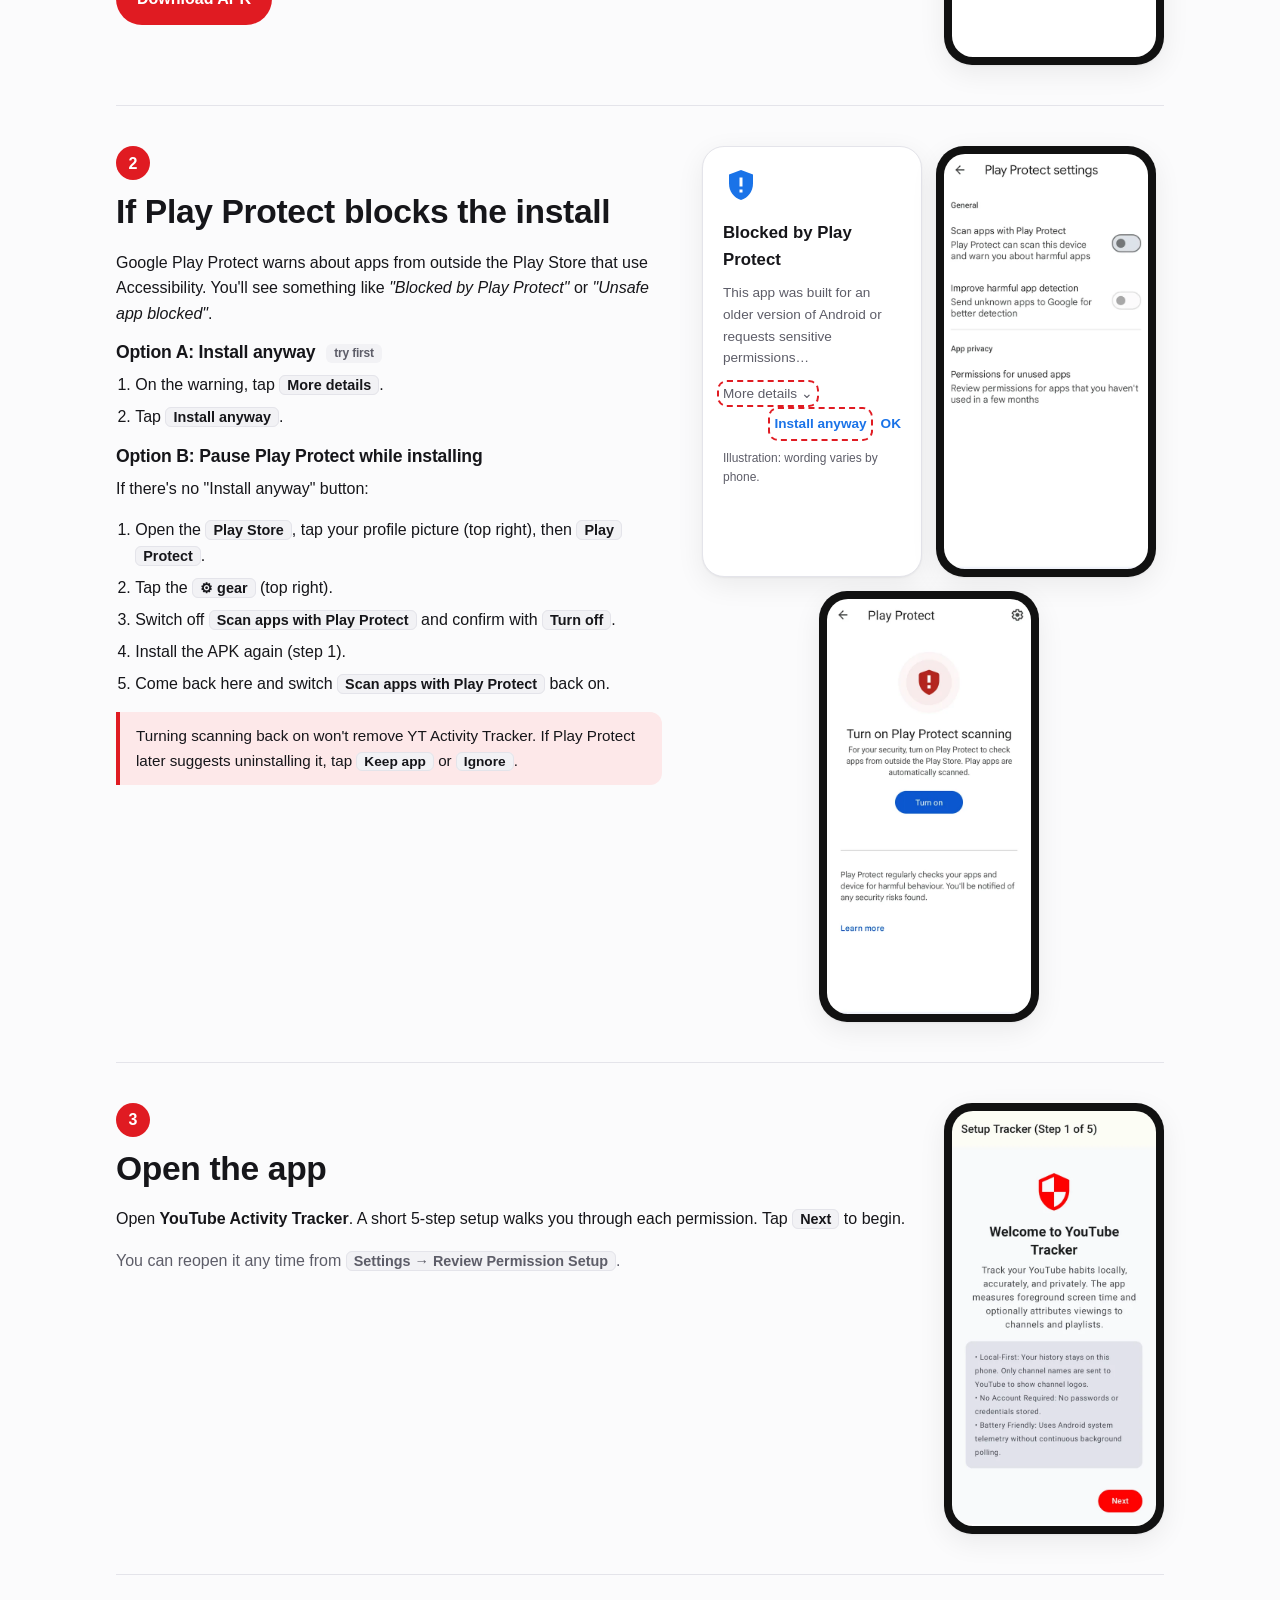
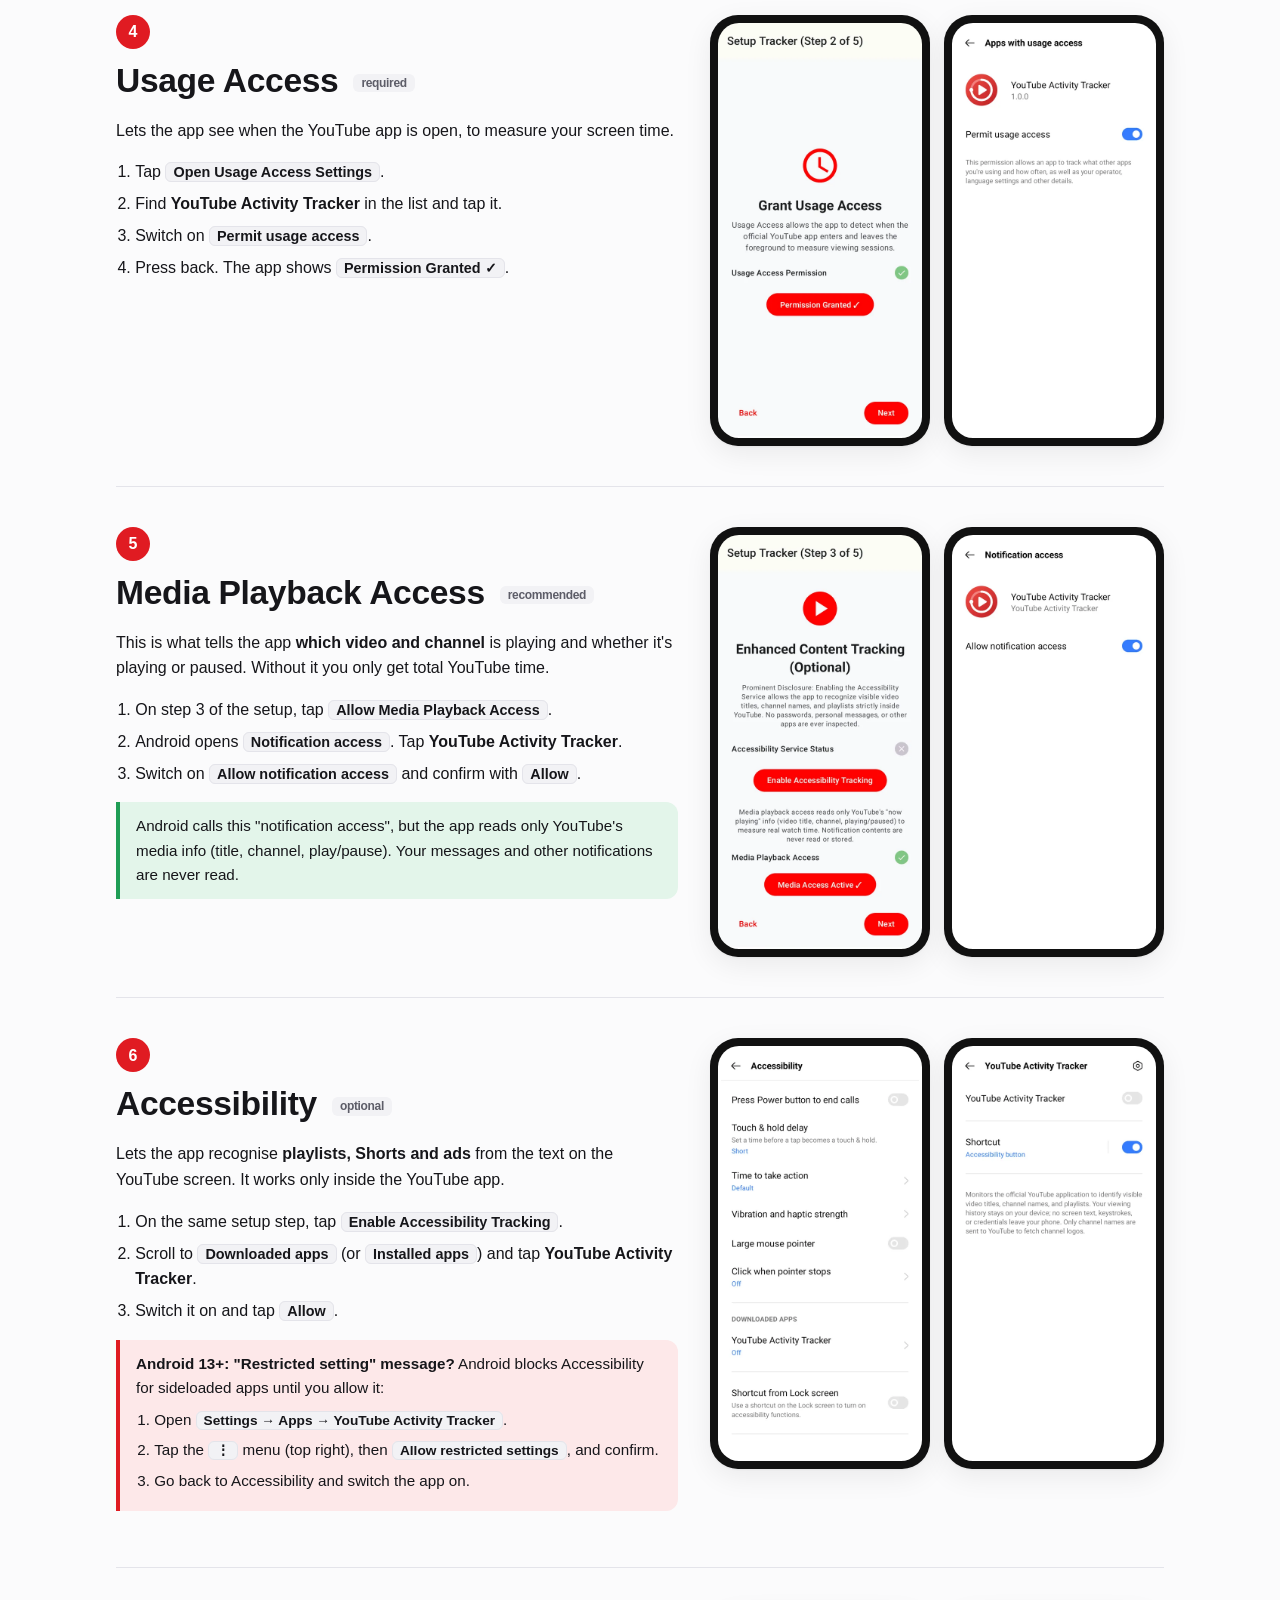
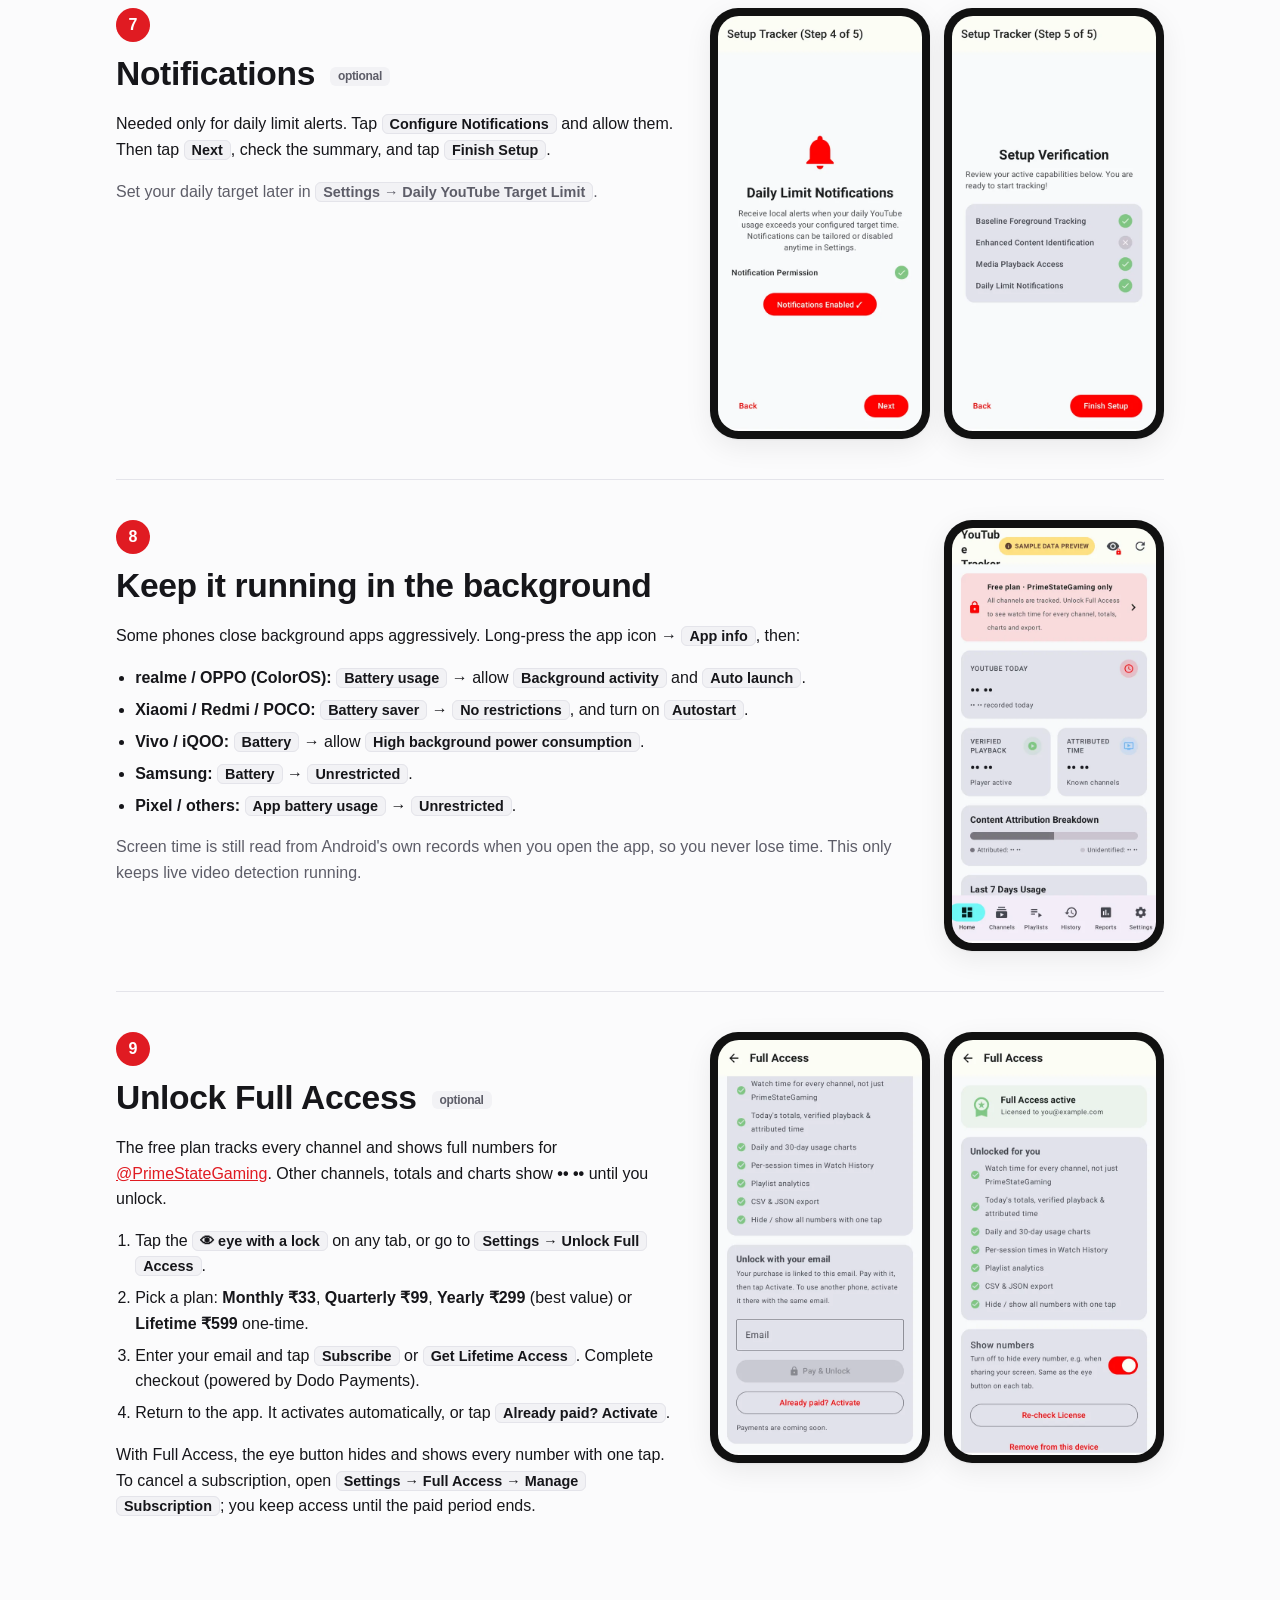
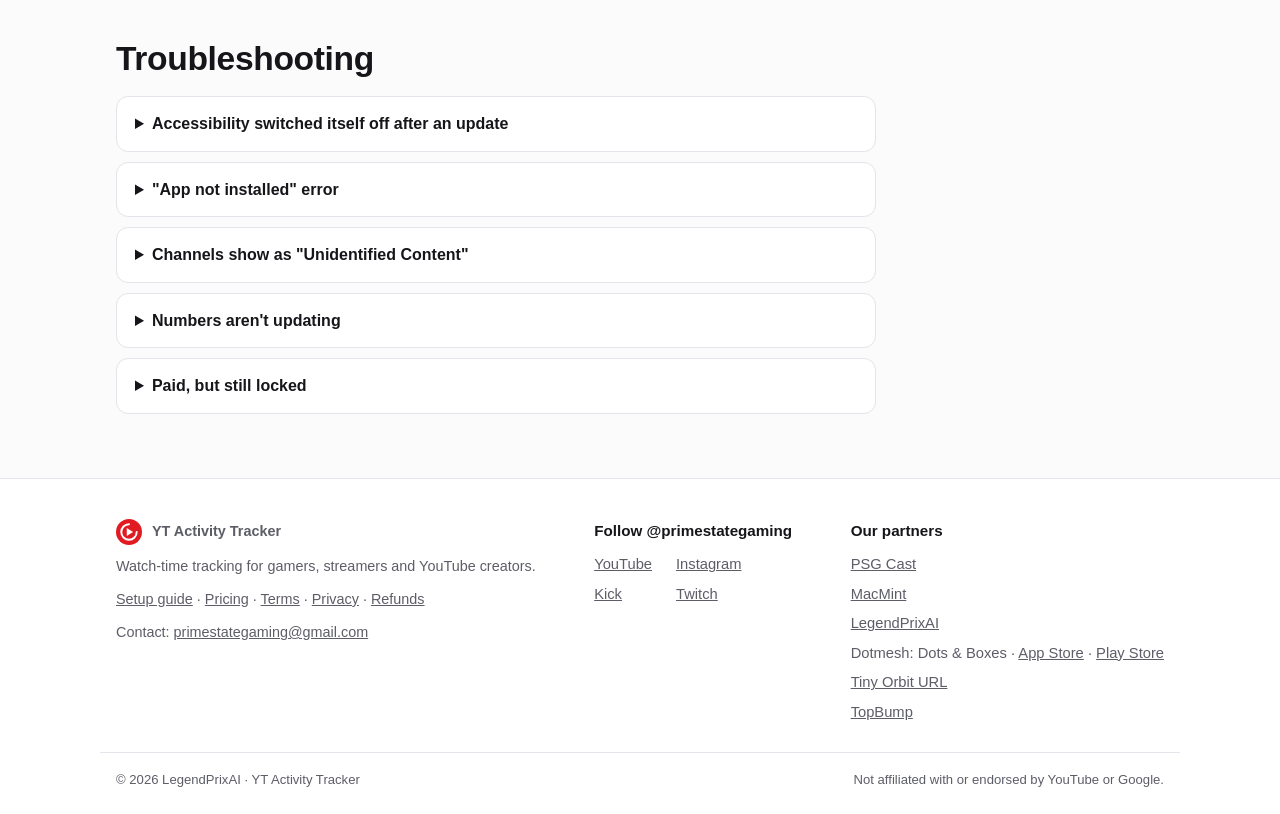
<file: guide.html>
<!doctype html>
<html lang="en">
<head>
  <meta charset="utf-8">
  <meta name="viewport" content="width=device-width, initial-scale=1">
  <title>Setup Guide · YT Activity Tracker</title>
  <meta name="description" content="Step-by-step: install the YT Activity Tracker APK, get past Play Protect, and grant Usage Access, Media Playback Access and Accessibility.">
  <meta property="og:type" content="website">
  <meta property="og:site_name" content="YT Activity Tracker">
  <meta property="og:url" content="https://legendprixai.lol/yt-activity-tracker/guide.html">
  <meta property="og:title" content="Setup Guide · YT Activity Tracker">
  <meta property="og:description" content="Step-by-step: install the YT Activity Tracker APK, get past Play Protect, and grant Usage Access, Media Playback Access and Accessibility.">
  <meta property="og:image" content="https://legendprixai.lol/yt-activity-tracker/assets/og-image.png">
  <meta property="og:image:width" content="1200">
  <meta property="og:image:height" content="630">
  <meta property="og:image:alt" content="YT Activity Tracker: track every minute of your YouTube grind, shown with the app's dashboard and channel screens">
  <meta name="twitter:card" content="summary_large_image">
  <meta name="twitter:title" content="Setup Guide · YT Activity Tracker">
  <meta name="twitter:description" content="Step-by-step: install the YT Activity Tracker APK, get past Play Protect, and grant Usage Access, Media Playback Access and Accessibility.">
  <meta name="twitter:image" content="https://legendprixai.lol/yt-activity-tracker/assets/og-image.png">
  <link rel="icon" href="assets/icon.svg" type="image/svg+xml">
  <link rel="stylesheet" href="assets/style.css">
</head>
<body>

<header class="site-header">
  <div class="wrap">
    <a class="brand" href="index.html"><img src="assets/icon.svg" alt="" width="30" height="30">YT Activity Tracker</a>
    <nav class="nav">
      <a class="hide-sm" href="index.html#features">Features</a>
      <a class="hide-sm" href="index.html#pricing">Pricing</a>
      <a class="hide-xs" href="guide.html">Setup guide</a>
      <a class="btn btn-primary btn-sm" href="downloads/YT-Activity-Tracker.apk" download>Download</a>
    </nav>
  </div>
</header>

<main class="wrap">
  <section style="padding-bottom:16px">
    <div class="eyebrow">Setup guide</div>
    <h1>Install &amp; set up in about 2 minutes</h1>
    <p class="lead">Install the APK, then give the app the permissions it needs to see what you watch on YouTube. Screenshots are from a realme phone (Android 11). Menu names differ a little on Samsung, Xiaomi and Pixel, but the steps are the same.</p>
    <figure class="video-guide" id="video">
      <div class="phone video">
        <video src="assets/setup-guide.mp4" poster="assets/setup-guide-poster.jpg" width="540" height="1206"
               autoplay muted loop playsinline controls preload="metadata"
               aria-label="Screen recording of the full setup, from installing the APK to turning on the permissions"></video>
      </div>
      <figcaption>Watch the whole setup (1:48), then follow the steps below.</figcaption>
    </figure>
    <ul class="toc">
      <li><a href="#video">Video tutorial</a></li>
      <li><a href="#install">1. Download &amp; install</a></li>
      <li><a href="#play-protect">2. Play Protect</a></li>
      <li><a href="#welcome">3. Open the app</a></li>
      <li><a href="#usage">4. Usage Access</a></li>
      <li><a href="#media">5. Media Playback Access</a></li>
      <li><a href="#accessibility">6. Accessibility (optional)</a></li>
      <li><a href="#notifications">7. Notifications</a></li>
      <li><a href="#battery">8. Keep it running</a></li>
      <li><a href="#full-access">9. Full Access</a></li>
      <li><a href="#trouble">Troubleshooting</a></li>
    </ul>
  </section>

  <article class="step" id="install">
    <div>
      <div class="step-num">1</div>
      <h2>Download &amp; install the APK</h2>
      <ol>
        <li>On your Android phone, tap <a href="downloads/YT-Activity-Tracker.apk" download>Download APK</a>. If Chrome asks, tap <span class="ui">Download anyway</span>.</li>
        <li>Open the downloaded file from the notification, or from <span class="ui">Files → Downloads</span>.</li>
        <li>The first time, Android asks to allow installs from your browser. Tap <span class="ui">Settings</span> and switch on <span class="ui">Allow apps from this source</span> (or <span class="ui">Allow from this source</span>), then go back.</li>
        <li>Tap <span class="ui">Install</span>.</li>
      </ol>
      <div class="note ok">You can switch "Allow apps from this source" off again after installing.</div>
      <div class="actions"><a class="btn btn-primary" href="downloads/YT-Activity-Tracker.apk" download>Download APK</a></div>
    </div>
    <div class="step-shots">
      <div class="phone sm"><img src="assets/screens/sys-unknown.webp" alt="Install unknown apps: Allow apps from this source switched on for Chrome" width="540" height="1098" loading="lazy"></div>
    </div>
  </article>

  <article class="step" id="play-protect">
    <div>
      <div class="step-num">2</div>
      <h2>If Play Protect blocks the install</h2>
      <p>Google Play Protect warns about apps from outside the Play Store that use Accessibility. You'll see something like <em>"Blocked by Play Protect"</em> or <em>"Unsafe app blocked"</em>.</p>
      <h3>Option A: Install anyway <span class="tag">try first</span></h3>
      <ol>
        <li>On the warning, tap <span class="ui">More details</span>.</li>
        <li>Tap <span class="ui">Install anyway</span>.</li>
      </ol>
      <h3>Option B: Pause Play Protect while installing</h3>
      <p>If there's no "Install anyway" button:</p>
      <ol>
        <li>Open the <span class="ui">Play Store</span>, tap your profile picture (top right), then <span class="ui">Play Protect</span>.</li>
        <li>Tap the <span class="ui">⚙ gear</span> (top right).</li>
        <li>Switch off <span class="ui">Scan apps with Play Protect</span> and confirm with <span class="ui">Turn off</span>.</li>
        <li>Install the APK again (step 1).</li>
        <li>Come back here and switch <span class="ui">Scan apps with Play Protect</span> back on.</li>
      </ol>
      <div class="note">Turning scanning back on won't remove YT Activity Tracker. If Play Protect later suggests uninstalling it, tap <span class="ui">Keep app</span> or <span class="ui">Ignore</span>.</div>
    </div>
    <div class="step-shots">
      <div class="mock-dialog" role="img" aria-label="Illustration of the Play Protect warning with More details and Install anyway">
        <svg class="shield" viewBox="0 0 24 24" fill="currentColor"><path d="M12 2l8 3v6c0 5.3-3.4 9.6-8 11-4.6-1.4-8-5.7-8-11V5z"/><path d="M11 7h2v6h-2zM11 15h2v2h-2z" fill="#fff"/></svg>
        <h4>Blocked by Play Protect</h4>
        <p>This app was built for an older version of Android or requests sensitive permissions…</p>
        <p style="margin-bottom:8px"><span class="hl">More details ⌄</span></p>
        <div class="row"><span class="hl">Install anyway</span><span>OK</span></div>
        <p style="margin:14px 0 0;font-size:.75rem">Illustration: wording varies by phone.</p>
      </div>
      <div class="phone sm"><img src="assets/screens/sys-protect-settings.webp" alt="Play Protect settings with Scan apps with Play Protect switch" width="540" height="1098" loading="lazy"></div>
      <div class="phone sm"><img src="assets/screens/sys-protect.webp" alt="Play Protect page with the Turn on button to switch scanning back on" width="540" height="1098" loading="lazy"></div>
    </div>
  </article>

  <article class="step" id="welcome">
    <div>
      <div class="step-num">3</div>
      <h2>Open the app</h2>
      <p>Open <strong>YouTube Activity Tracker</strong>. A short 5-step setup walks you through each permission. Tap <span class="ui">Next</span> to begin.</p>
      <p class="muted">You can reopen it any time from <span class="ui">Settings → Review Permission Setup</span>.</p>
    </div>
    <div class="step-shots">
      <div class="phone sm"><img src="assets/screens/onb1.webp" alt="Welcome to YouTube Tracker setup screen" width="540" height="1098" loading="lazy"></div>
    </div>
  </article>

  <article class="step" id="usage">
    <div>
      <div class="step-num">4</div>
      <h2>Usage Access <span class="tag">required</span></h2>
      <p>Lets the app see when the YouTube app is open, to measure your screen time.</p>
      <ol>
        <li>Tap <span class="ui">Open Usage Access Settings</span>.</li>
        <li>Find <strong>YouTube Activity Tracker</strong> in the list and tap it.</li>
        <li>Switch on <span class="ui">Permit usage access</span>.</li>
        <li>Press back. The app shows <span class="ui">Permission Granted ✓</span>.</li>
      </ol>
    </div>
    <div class="step-shots">
      <div class="phone sm"><img src="assets/screens/onb2.webp" alt="Grant Usage Access step in the app" width="540" height="1098" loading="lazy"></div>
      <div class="phone sm"><img src="assets/screens/sys-usage.webp" alt="Android Usage access page with Permit usage access switched on" width="540" height="1098" loading="lazy"></div>
    </div>
  </article>

  <article class="step" id="media">
    <div>
      <div class="step-num">5</div>
      <h2>Media Playback Access <span class="tag">recommended</span></h2>
      <p>This is what tells the app <strong>which video and channel</strong> is playing and whether it's playing or paused. Without it you only get total YouTube time.</p>
      <ol>
        <li>On step 3 of the setup, tap <span class="ui">Allow Media Playback Access</span>.</li>
        <li>Android opens <span class="ui">Notification access</span>. Tap <strong>YouTube Activity Tracker</strong>.</li>
        <li>Switch on <span class="ui">Allow notification access</span> and confirm with <span class="ui">Allow</span>.</li>
      </ol>
      <div class="note ok">Android calls this "notification access", but the app reads only YouTube's media info (title, channel, play/pause). Your messages and other notifications are never read.</div>
    </div>
    <div class="step-shots">
      <div class="phone sm"><img src="assets/screens/onb3.webp" alt="Enhanced Content Tracking step with Media Playback Access" width="540" height="1098" loading="lazy"></div>
      <div class="phone sm"><img src="assets/screens/sys-notif-app.webp" alt="Notification access page with Allow notification access switched on" width="540" height="1098" loading="lazy"></div>
    </div>
  </article>

  <article class="step" id="accessibility">
    <div>
      <div class="step-num">6</div>
      <h2>Accessibility <span class="tag">optional</span></h2>
      <p>Lets the app recognise <strong>playlists, Shorts and ads</strong> from the text on the YouTube screen. It works only inside the YouTube app.</p>
      <ol>
        <li>On the same setup step, tap <span class="ui">Enable Accessibility Tracking</span>.</li>
        <li>Scroll to <span class="ui">Downloaded apps</span> (or <span class="ui">Installed apps</span>) and tap <strong>YouTube Activity Tracker</strong>.</li>
        <li>Switch it on and tap <span class="ui">Allow</span>.</li>
      </ol>
      <div class="note"><strong>Android 13+: "Restricted setting" message?</strong> Android blocks Accessibility for sideloaded apps until you allow it:
        <ol style="margin:.5em 0 0">
          <li>Open <span class="ui">Settings → Apps → YouTube Activity Tracker</span>.</li>
          <li>Tap the <span class="ui">⋮</span> menu (top right), then <span class="ui">Allow restricted settings</span>, and confirm.</li>
          <li>Go back to Accessibility and switch the app on.</li>
        </ol>
      </div>
    </div>
    <div class="step-shots">
      <div class="phone sm"><img src="assets/screens/sys-a11y.webp" alt="Accessibility settings with YouTube Activity Tracker under Downloaded apps" width="540" height="1098" loading="lazy"></div>
      <div class="phone sm"><img src="assets/screens/sys-a11y-app.webp" alt="YouTube Activity Tracker accessibility switch" width="540" height="1098" loading="lazy"></div>
    </div>
  </article>

  <article class="step" id="notifications">
    <div>
      <div class="step-num">7</div>
      <h2>Notifications <span class="tag">optional</span></h2>
      <p>Needed only for daily limit alerts. Tap <span class="ui">Configure Notifications</span> and allow them. Then tap <span class="ui">Next</span>, check the summary, and tap <span class="ui">Finish Setup</span>.</p>
      <p class="muted">Set your daily target later in <span class="ui">Settings → Daily YouTube Target Limit</span>.</p>
    </div>
    <div class="step-shots">
      <div class="phone sm"><img src="assets/screens/onb4.webp" alt="Daily Limit Notifications step" width="540" height="1098" loading="lazy"></div>
      <div class="phone sm"><img src="assets/screens/onb5.webp" alt="Setup Verification summary" width="540" height="1098" loading="lazy"></div>
    </div>
  </article>

  <article class="step" id="battery">
    <div>
      <div class="step-num">8</div>
      <h2>Keep it running in the background</h2>
      <p>Some phones close background apps aggressively. Long-press the app icon → <span class="ui">App info</span>, then:</p>
      <ul>
        <li><strong>realme / OPPO (ColorOS):</strong> <span class="ui">Battery usage</span> → allow <span class="ui">Background activity</span> and <span class="ui">Auto launch</span>.</li>
        <li><strong>Xiaomi / Redmi / POCO:</strong> <span class="ui">Battery saver</span> → <span class="ui">No restrictions</span>, and turn on <span class="ui">Autostart</span>.</li>
        <li><strong>Vivo / iQOO:</strong> <span class="ui">Battery</span> → allow <span class="ui">High background power consumption</span>.</li>
        <li><strong>Samsung:</strong> <span class="ui">Battery</span> → <span class="ui">Unrestricted</span>.</li>
        <li><strong>Pixel / others:</strong> <span class="ui">App battery usage</span> → <span class="ui">Unrestricted</span>.</li>
      </ul>
      <p class="muted">Screen time is still read from Android's own records when you open the app, so you never lose time. This only keeps live video detection running.</p>
    </div>
    <div class="step-shots">
      <div class="phone sm"><img src="assets/screens/dash-free.webp" alt="Dashboard on the free plan" width="540" height="1098" loading="lazy"></div>
    </div>
  </article>

  <article class="step" id="full-access">
    <div>
      <div class="step-num">9</div>
      <h2>Unlock Full Access <span class="tag">optional</span></h2>
      <p>The free plan tracks every channel and shows full numbers for <a href="https://www.youtube.com/@primestategaming" target="_blank" rel="noopener">@PrimeStateGaming</a>. Other channels, totals and charts show <strong>•• ••</strong> until you unlock.</p>
      <ol>
        <li>Tap the <span class="ui">👁 eye with a lock</span> on any tab, or go to <span class="ui">Settings → Unlock Full Access</span>.</li>
        <li>Pick a plan: <strong>Monthly ₹33</strong>, <strong>Quarterly ₹99</strong>, <strong>Yearly ₹299</strong> (best value) or <strong>Lifetime ₹599</strong> one-time.</li>
        <li>Enter your email and tap <span class="ui">Subscribe</span> or <span class="ui">Get Lifetime Access</span>. Complete checkout (powered by Dodo Payments).</li>
        <li>Return to the app. It activates automatically, or tap <span class="ui">Already paid? Activate</span>.</li>
      </ol>
      <p>With Full Access, the eye button hides and shows every number with one tap. To cancel a subscription, open <span class="ui">Settings → Full Access → Manage Subscription</span>; you keep access until the paid period ends.</p>
    </div>
    <div class="step-shots">
      <div class="phone sm"><img src="assets/screens/premium-free2.webp" alt="Unlock with your email: Pay and Unlock, Already paid? Activate" width="540" height="1098" loading="lazy"></div>
      <div class="phone sm"><img src="assets/screens/premium-full.webp" alt="Full Access active screen" width="540" height="1098" loading="lazy"></div>
    </div>
  </article>

  <section id="trouble" style="max-width:760px">
    <h2>Troubleshooting</h2>
    <details>
      <summary>Accessibility switched itself off after an update</summary>
      <p>Some phones (especially realme / OPPO) turn an app's Accessibility service off when the app is updated. Open <span class="ui">Settings → Accessibility → YouTube Activity Tracker</span> and switch it on again.</p>
    </details>
    <details>
      <summary>"App not installed" error</summary>
      <p>An older copy signed differently is already installed. Uninstall it first, then install the new APK. This deletes the old history.</p>
    </details>
    <details>
      <summary>Channels show as "Unidentified Content"</summary>
      <p>Media Playback Access is off. Turn it on (step 5). Videos watched before that can be fixed from <span class="ui">History → ⋮ → Edit Attribution</span>.</p>
    </details>
    <details>
      <summary>Numbers aren't updating</summary>
      <p>Tap the refresh button on the dashboard. Check that Usage Access is still allowed (step 4) and that background activity is allowed (step 8).</p>
    </details>
    <details>
      <summary>Paid, but still locked</summary>
      <p>Use the exact email you paid with, wait a minute, then tap <span class="ui">Already paid? Activate</span>. If it says the device limit is reached, remove Full Access from an old phone in <span class="ui">Settings → Full Access → Remove from this device</span>.</p>
    </details>
  </section>
</main>

<footer class="site-footer">
  <div class="wrap footer-grid">
    <div>
      <a class="brand" href="index.html"><img src="assets/icon.svg" alt="" width="26" height="26">YT Activity Tracker</a>
      <p class="muted">Watch-time tracking for gamers, streamers and YouTube creators.</p>
      <p class="muted"><a href="guide.html">Setup guide</a> · <a href="index.html#pricing">Pricing</a> · <a href="terms.html">Terms</a> · <a href="privacy.html">Privacy</a> · <a href="refund.html">Refunds</a></p>
      <p class="muted">Contact: <a href="mailto:primestategaming@gmail.com" data-contact-email>primestategaming@gmail.com</a></p>
    </div>
    <div>
      <h4>Follow @primestategaming</h4>
      <ul class="social">
        <li><a href="https://www.youtube.com/@primestategaming" target="_blank" rel="noopener">YouTube</a></li>
        <li><a href="https://www.instagram.com/primestategaming" target="_blank" rel="noopener">Instagram</a></li>
        <li><a href="https://kick.com/primestategaming" target="_blank" rel="noopener">Kick</a></li>
        <li><a href="https://www.twitch.tv/primestategaming" target="_blank" rel="noopener">Twitch</a></li>
      </ul>
    </div>
    <div>
      <h4><a href="index.html#partners">Our partners</a></h4>
      <ul class="partners">
        <li><a href="https://psgcast.online" target="_blank" rel="noopener">PSG Cast</a></li>
        <li><a href="https://getmacmint.store" target="_blank" rel="noopener">MacMint</a></li>
        <li><a href="https://legendprixai.lol" target="_blank" rel="noopener">LegendPrixAI</a></li>
        <li>Dotmesh: Dots &amp; Boxes · <a href="https://apps.apple.com/in/app/dotmesh-dots-boxes-game/id6761758144" target="_blank" rel="noopener">App Store</a> · <a href="https://play.google.com/store/apps/details?id=com.legendprixai.dotmesh&amp;hl=en_IN" target="_blank" rel="noopener">Play Store</a></li>
        <li><a href="https://tiny-orbit-url.vercel.app/" target="_blank" rel="noopener">Tiny Orbit URL</a></li>
        <li><a href="https://topbump.lol" target="_blank" rel="noopener">TopBump</a></li>
      </ul>
    </div>
  </div>
  <div class="wrap footer-base">
    <span>© 2026 LegendPrixAI · YT Activity Tracker</span>
    <span>Not affiliated with or endorsed by YouTube or Google.</span>
  </div>
</footer>

<script src="assets/config.js"></script>
<script src="assets/contact.js"></script>
</body>
</html>
</file>
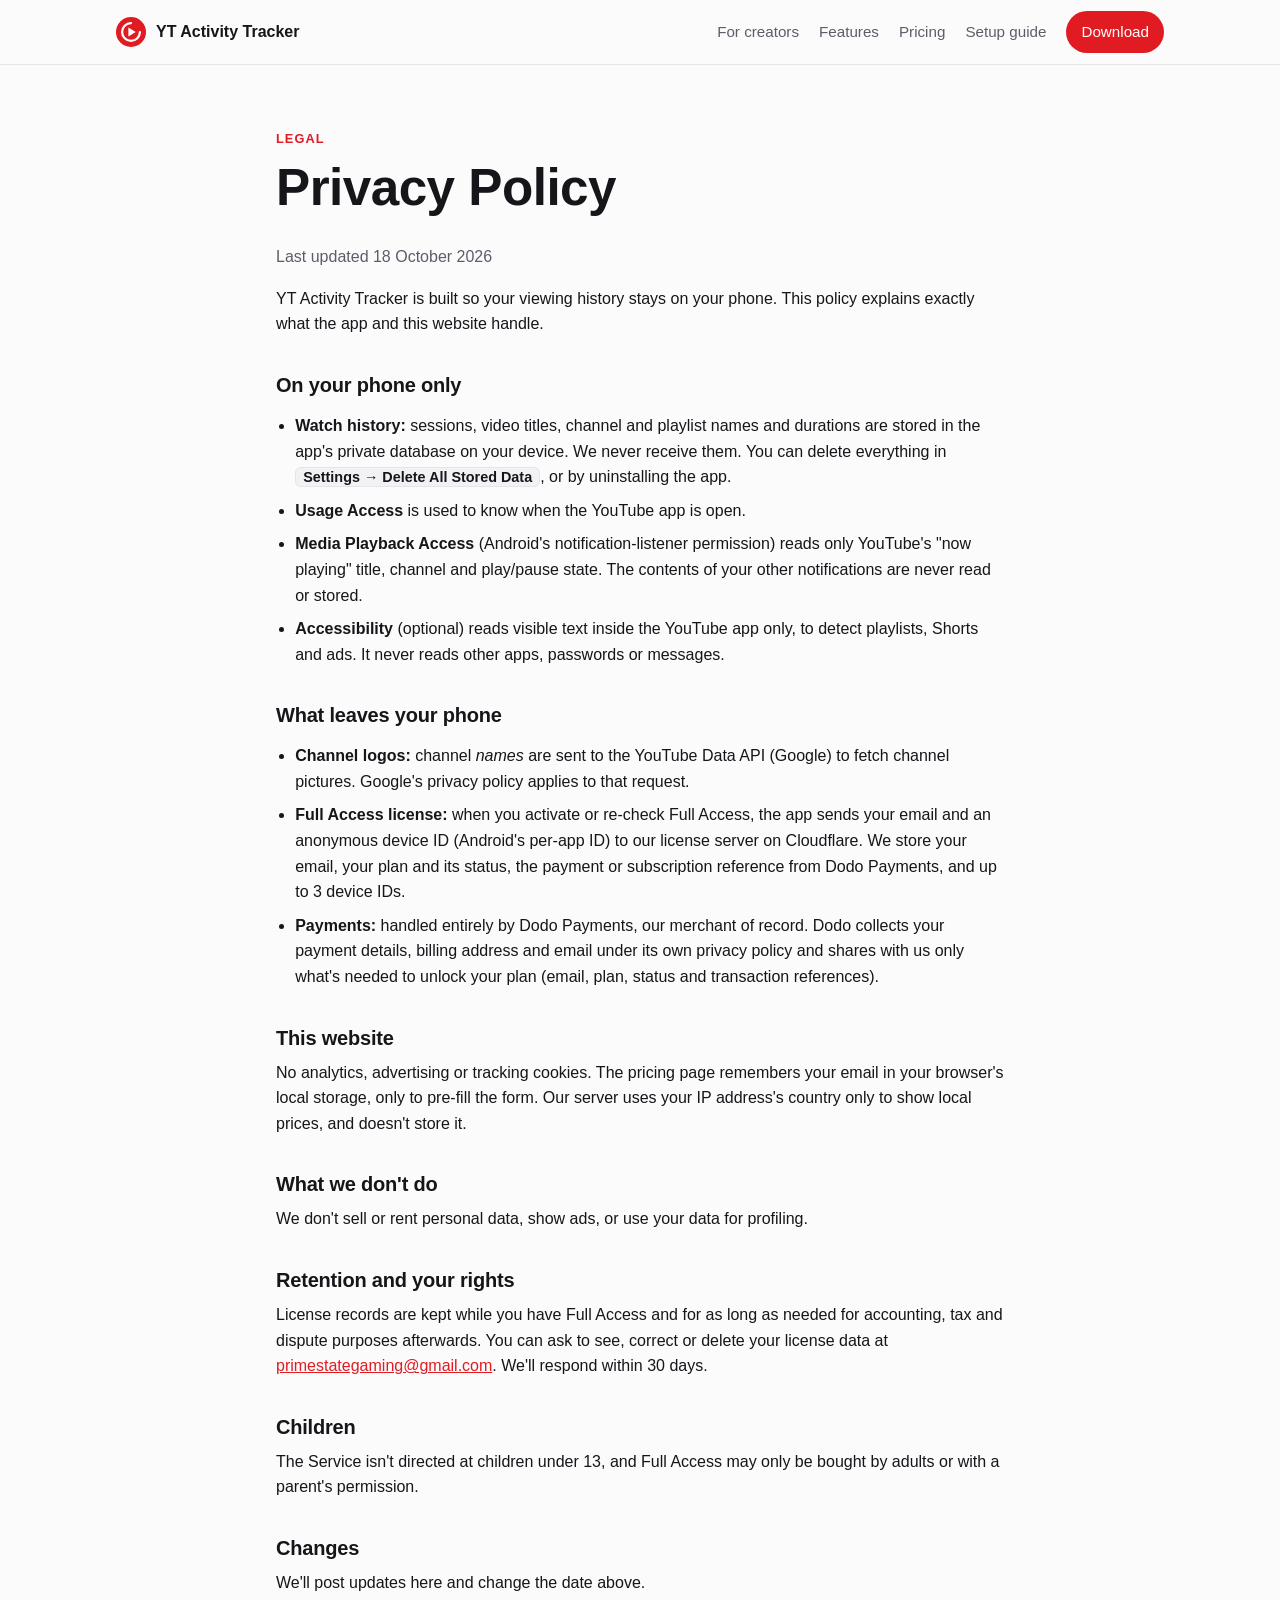
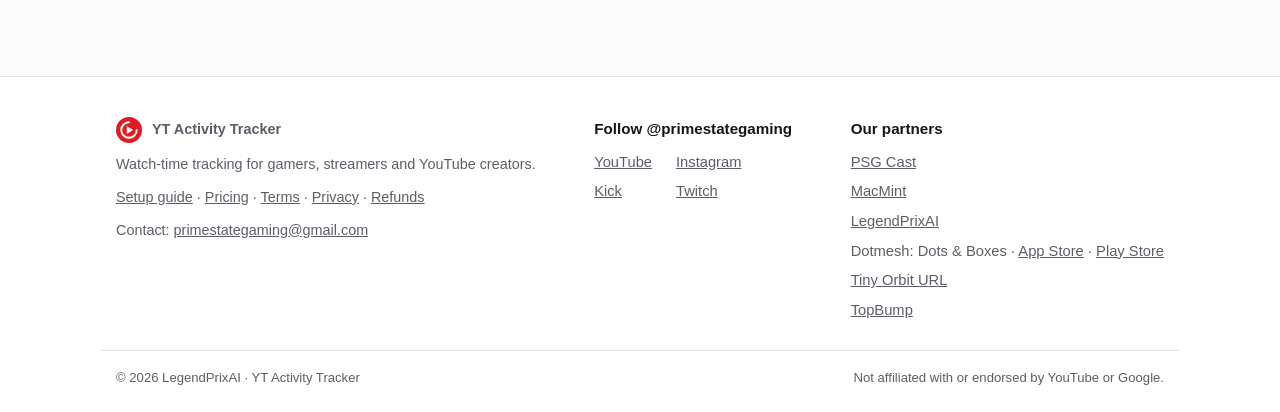
<file: privacy.html>
<!doctype html>
<html lang="en">
<head>
  <meta charset="utf-8">
  <meta name="viewport" content="width=device-width, initial-scale=1">
  <title>Privacy Policy · YT Activity Tracker</title>
  <meta name="description" content="Privacy Policy for the YT Activity Tracker app and Full Access.">
  <meta property="og:type" content="website">
  <meta property="og:site_name" content="YT Activity Tracker">
  <meta property="og:url" content="https://legendprixai.lol/yt-activity-tracker/privacy.html">
  <meta property="og:title" content="Privacy Policy · YT Activity Tracker">
  <meta property="og:description" content="Privacy Policy for the YT Activity Tracker app and Full Access.">
  <meta property="og:image" content="https://legendprixai.lol/yt-activity-tracker/assets/og-image.png">
  <meta property="og:image:width" content="1200">
  <meta property="og:image:height" content="630">
  <meta property="og:image:alt" content="YT Activity Tracker: track every minute of your YouTube grind, shown with the app's dashboard and channel screens">
  <meta name="twitter:card" content="summary_large_image">
  <meta name="twitter:title" content="Privacy Policy · YT Activity Tracker">
  <meta name="twitter:description" content="Privacy Policy for the YT Activity Tracker app and Full Access.">
  <meta name="twitter:image" content="https://legendprixai.lol/yt-activity-tracker/assets/og-image.png">
  <link rel="icon" href="assets/icon.svg" type="image/svg+xml">
  <link rel="stylesheet" href="assets/style.css">
</head>
<body>

<header class="site-header">
  <div class="wrap">
    <a class="brand" href="index.html"><img src="assets/icon.svg" alt="" width="30" height="30">YT Activity Tracker</a>
    <nav class="nav">
      <a class="hide-sm" href="index.html#creators">For creators</a>
      <a class="hide-sm" href="index.html#features">Features</a>
      <a class="hide-sm" href="index.html#pricing">Pricing</a>
      <a class="hide-xs" href="guide.html">Setup guide</a>
      <a class="btn btn-primary btn-sm" href="downloads/YT-Activity-Tracker.apk" download>Download</a>
    </nav>
  </div>
</header>

<main class="wrap legal">
  <section>
    <div class="eyebrow">Legal</div>
    <h1>Privacy Policy</h1>

<p class="muted">Last updated 18 October 2026</p>
<p>YT Activity Tracker is built so your viewing history stays on your phone. This policy explains exactly what the app and this website handle.</p>
<h2>On your phone only</h2>
<ul>
  <li><strong>Watch history:</strong> sessions, video titles, channel and playlist names and durations are stored in the app's private database on your device. We never receive them. You can delete everything in <span class="ui">Settings → Delete All Stored Data</span>, or by uninstalling the app.</li>
  <li><strong>Usage Access</strong> is used to know when the YouTube app is open.</li>
  <li><strong>Media Playback Access</strong> (Android's notification-listener permission) reads only YouTube's "now playing" title, channel and play/pause state. The contents of your other notifications are never read or stored.</li>
  <li><strong>Accessibility</strong> (optional) reads visible text inside the YouTube app only, to detect playlists, Shorts and ads. It never reads other apps, passwords or messages.</li>
</ul>
<h2>What leaves your phone</h2>
<ul>
  <li><strong>Channel logos:</strong> channel <em>names</em> are sent to the YouTube Data API (Google) to fetch channel pictures. Google's privacy policy applies to that request.</li>
  <li><strong>Full Access license:</strong> when you activate or re-check Full Access, the app sends your email and an anonymous device ID (Android's per-app ID) to our license server on Cloudflare. We store your email, your plan and its status, the payment or subscription reference from Dodo Payments, and up to 3 device IDs.</li>
  <li><strong>Payments:</strong> handled entirely by Dodo Payments, our merchant of record. Dodo collects your payment details, billing address and email under its own privacy policy and shares with us only what's needed to unlock your plan (email, plan, status and transaction references).</li>
</ul>
<h2>This website</h2>
<p>No analytics, advertising or tracking cookies. The pricing page remembers your email in your browser's local storage, only to pre-fill the form. Our server uses your IP address's country only to show local prices, and doesn't store it.</p>
<h2>What we don't do</h2>
<p>We don't sell or rent personal data, show ads, or use your data for profiling.</p>
<h2>Retention and your rights</h2>
<p>License records are kept while you have Full Access and for as long as needed for accounting, tax and dispute purposes afterwards. You can ask to see, correct or delete your license data at <a href="mailto:primestategaming@gmail.com" data-contact-email>primestategaming@gmail.com</a>. We'll respond within 30 days.</p>
<h2>Children</h2>
<p>The Service isn't directed at children under 13, and Full Access may only be bought by adults or with a parent's permission.</p>
<h2>Changes</h2>
<p>We'll post updates here and change the date above.</p>

  </section>
</main>

<footer class="site-footer">
  <div class="wrap footer-grid">
    <div>
      <a class="brand" href="index.html"><img src="assets/icon.svg" alt="" width="26" height="26">YT Activity Tracker</a>
      <p class="muted">Watch-time tracking for gamers, streamers and YouTube creators.</p>
      <p class="muted"><a href="guide.html">Setup guide</a> · <a href="index.html#pricing">Pricing</a> · <a href="terms.html">Terms</a> · <a href="privacy.html">Privacy</a> · <a href="refund.html">Refunds</a></p>
      <p class="muted">Contact: <a href="mailto:primestategaming@gmail.com" data-contact-email>primestategaming@gmail.com</a></p>
    </div>
    <div>
      <h4>Follow @primestategaming</h4>
      <ul class="social">
        <li><a href="https://www.youtube.com/@primestategaming" target="_blank" rel="noopener">YouTube</a></li>
        <li><a href="https://www.instagram.com/primestategaming" target="_blank" rel="noopener">Instagram</a></li>
        <li><a href="https://kick.com/primestategaming" target="_blank" rel="noopener">Kick</a></li>
        <li><a href="https://www.twitch.tv/primestategaming" target="_blank" rel="noopener">Twitch</a></li>
      </ul>
    </div>
    <div>
      <h4><a href="index.html#partners">Our partners</a></h4>
      <ul class="partners">
        <li><a href="https://psgcast.online" target="_blank" rel="noopener">PSG Cast</a></li>
        <li><a href="https://getmacmint.store" target="_blank" rel="noopener">MacMint</a></li>
        <li><a href="https://legendprixai.lol" target="_blank" rel="noopener">LegendPrixAI</a></li>
        <li>Dotmesh: Dots &amp; Boxes · <a href="https://apps.apple.com/in/app/dotmesh-dots-boxes-game/id6761758144" target="_blank" rel="noopener">App Store</a> · <a href="https://play.google.com/store/apps/details?id=com.legendprixai.dotmesh&amp;hl=en_IN" target="_blank" rel="noopener">Play Store</a></li>
        <li><a href="https://tiny-orbit-url.vercel.app/" target="_blank" rel="noopener">Tiny Orbit URL</a></li>
        <li><a href="https://topbump.lol" target="_blank" rel="noopener">TopBump</a></li>
      </ul>
    </div>
  </div>
  <div class="wrap footer-base">
    <span>© 2026 LegendPrixAI · YT Activity Tracker</span>
    <span>Not affiliated with or endorsed by YouTube or Google.</span>
  </div>
</footer>

<script src="assets/config.js"></script>
<script src="assets/contact.js"></script>
</body>
</html>
</file>
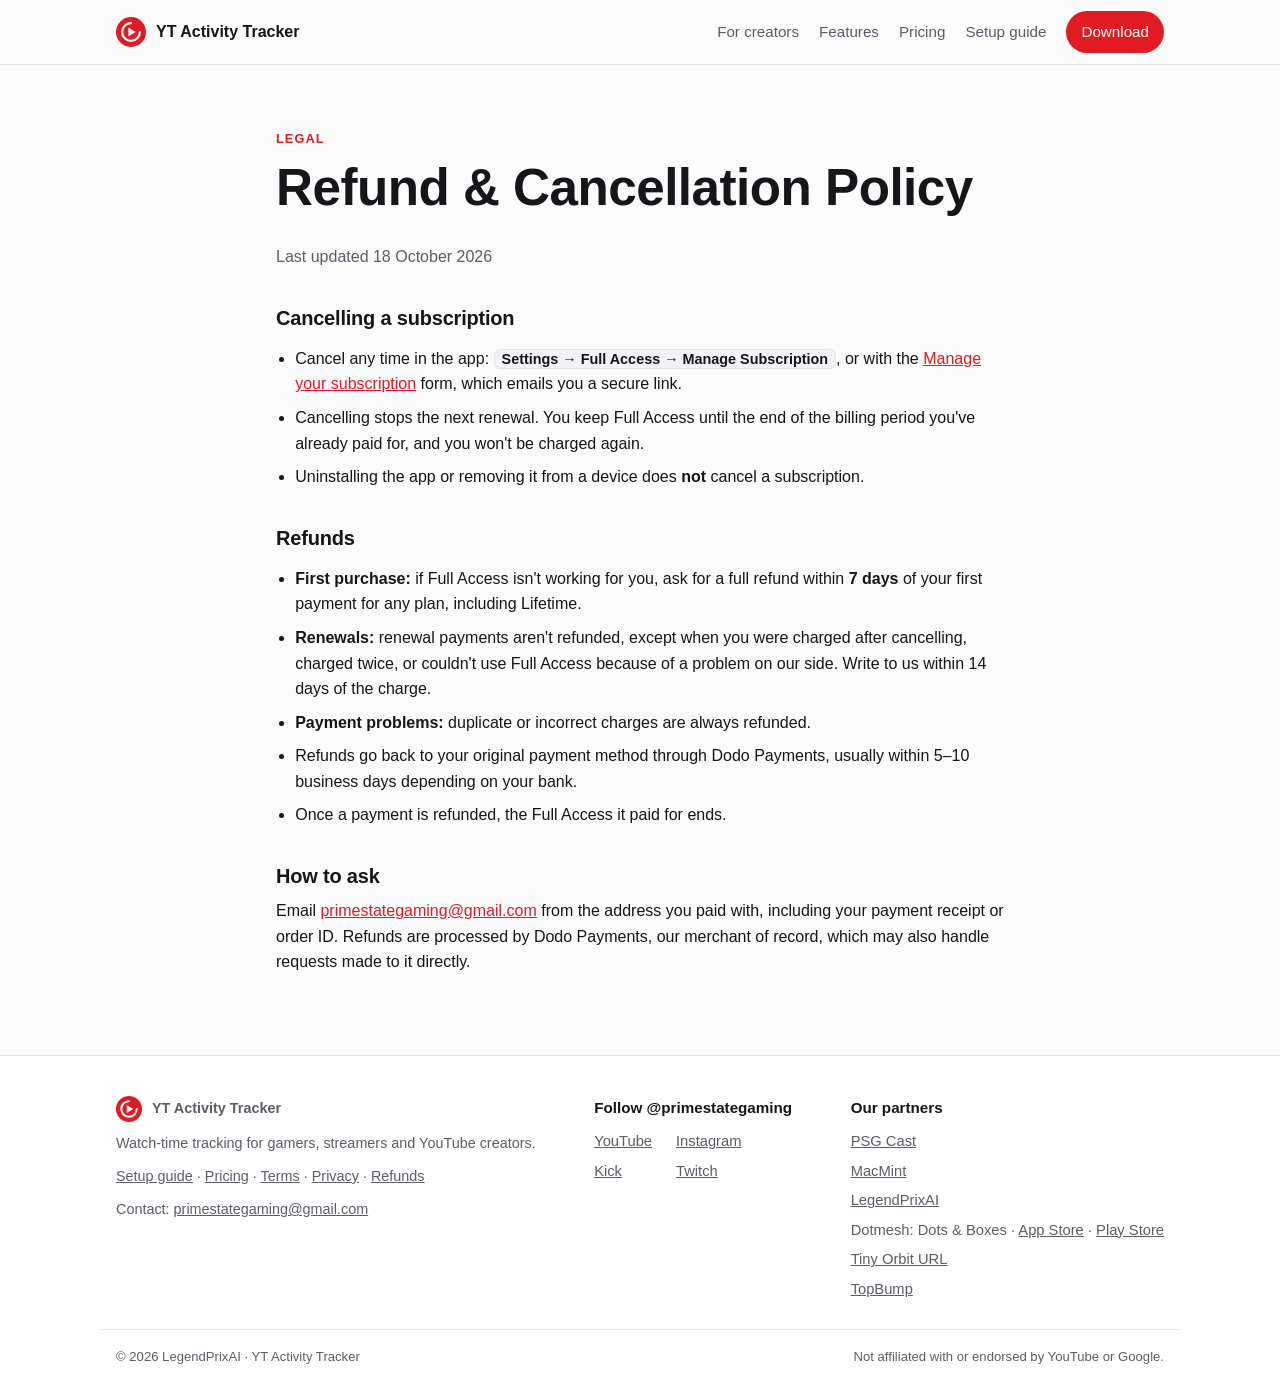
<file: refund.html>
<!doctype html>
<html lang="en">
<head>
  <meta charset="utf-8">
  <meta name="viewport" content="width=device-width, initial-scale=1">
  <title>Refund & Cancellation Policy · YT Activity Tracker</title>
  <meta name="description" content="Refund & Cancellation Policy for the YT Activity Tracker app and Full Access.">
  <meta property="og:type" content="website">
  <meta property="og:site_name" content="YT Activity Tracker">
  <meta property="og:url" content="https://legendprixai.lol/yt-activity-tracker/refund.html">
  <meta property="og:title" content="Refund &amp; Cancellation Policy · YT Activity Tracker">
  <meta property="og:description" content="Refund &amp; Cancellation Policy for the YT Activity Tracker app and Full Access.">
  <meta property="og:image" content="https://legendprixai.lol/yt-activity-tracker/assets/og-image.png">
  <meta property="og:image:width" content="1200">
  <meta property="og:image:height" content="630">
  <meta property="og:image:alt" content="YT Activity Tracker: track every minute of your YouTube grind, shown with the app's dashboard and channel screens">
  <meta name="twitter:card" content="summary_large_image">
  <meta name="twitter:title" content="Refund &amp; Cancellation Policy · YT Activity Tracker">
  <meta name="twitter:description" content="Refund &amp; Cancellation Policy for the YT Activity Tracker app and Full Access.">
  <meta name="twitter:image" content="https://legendprixai.lol/yt-activity-tracker/assets/og-image.png">
  <link rel="icon" href="assets/icon.svg" type="image/svg+xml">
  <link rel="stylesheet" href="assets/style.css">
</head>
<body>

<header class="site-header">
  <div class="wrap">
    <a class="brand" href="index.html"><img src="assets/icon.svg" alt="" width="30" height="30">YT Activity Tracker</a>
    <nav class="nav">
      <a class="hide-sm" href="index.html#creators">For creators</a>
      <a class="hide-sm" href="index.html#features">Features</a>
      <a class="hide-sm" href="index.html#pricing">Pricing</a>
      <a class="hide-xs" href="guide.html">Setup guide</a>
      <a class="btn btn-primary btn-sm" href="downloads/YT-Activity-Tracker.apk" download>Download</a>
    </nav>
  </div>
</header>

<main class="wrap legal">
  <section>
    <div class="eyebrow">Legal</div>
    <h1>Refund & Cancellation Policy</h1>

<p class="muted">Last updated 18 October 2026</p>
<h2>Cancelling a subscription</h2>
<ul>
  <li>Cancel any time in the app: <span class="ui">Settings → Full Access → Manage Subscription</span>, or with the <a href="index.html#pricing">Manage your subscription</a> form, which emails you a secure link.</li>
  <li>Cancelling stops the next renewal. You keep Full Access until the end of the billing period you've already paid for, and you won't be charged again.</li>
  <li>Uninstalling the app or removing it from a device does <strong>not</strong> cancel a subscription.</li>
</ul>
<h2>Refunds</h2>
<ul>
  <li><strong>First purchase:</strong> if Full Access isn't working for you, ask for a full refund within <strong>7 days</strong> of your first payment for any plan, including Lifetime.</li>
  <li><strong>Renewals:</strong> renewal payments aren't refunded, except when you were charged after cancelling, charged twice, or couldn't use Full Access because of a problem on our side. Write to us within 14 days of the charge.</li>
  <li><strong>Payment problems:</strong> duplicate or incorrect charges are always refunded.</li>
  <li>Refunds go back to your original payment method through Dodo Payments, usually within 5–10 business days depending on your bank.</li>
  <li>Once a payment is refunded, the Full Access it paid for ends.</li>
</ul>
<h2>How to ask</h2>
<p>Email <a href="mailto:primestategaming@gmail.com" data-contact-email>primestategaming@gmail.com</a> from the address you paid with, including your payment receipt or order ID. Refunds are processed by Dodo Payments, our merchant of record, which may also handle requests made to it directly.</p>

  </section>
</main>

<footer class="site-footer">
  <div class="wrap footer-grid">
    <div>
      <a class="brand" href="index.html"><img src="assets/icon.svg" alt="" width="26" height="26">YT Activity Tracker</a>
      <p class="muted">Watch-time tracking for gamers, streamers and YouTube creators.</p>
      <p class="muted"><a href="guide.html">Setup guide</a> · <a href="index.html#pricing">Pricing</a> · <a href="terms.html">Terms</a> · <a href="privacy.html">Privacy</a> · <a href="refund.html">Refunds</a></p>
      <p class="muted">Contact: <a href="mailto:primestategaming@gmail.com" data-contact-email>primestategaming@gmail.com</a></p>
    </div>
    <div>
      <h4>Follow @primestategaming</h4>
      <ul class="social">
        <li><a href="https://www.youtube.com/@primestategaming" target="_blank" rel="noopener">YouTube</a></li>
        <li><a href="https://www.instagram.com/primestategaming" target="_blank" rel="noopener">Instagram</a></li>
        <li><a href="https://kick.com/primestategaming" target="_blank" rel="noopener">Kick</a></li>
        <li><a href="https://www.twitch.tv/primestategaming" target="_blank" rel="noopener">Twitch</a></li>
      </ul>
    </div>
    <div>
      <h4><a href="index.html#partners">Our partners</a></h4>
      <ul class="partners">
        <li><a href="https://psgcast.online" target="_blank" rel="noopener">PSG Cast</a></li>
        <li><a href="https://getmacmint.store" target="_blank" rel="noopener">MacMint</a></li>
        <li><a href="https://legendprixai.lol" target="_blank" rel="noopener">LegendPrixAI</a></li>
        <li>Dotmesh: Dots &amp; Boxes · <a href="https://apps.apple.com/in/app/dotmesh-dots-boxes-game/id6761758144" target="_blank" rel="noopener">App Store</a> · <a href="https://play.google.com/store/apps/details?id=com.legendprixai.dotmesh&amp;hl=en_IN" target="_blank" rel="noopener">Play Store</a></li>
        <li><a href="https://tiny-orbit-url.vercel.app/" target="_blank" rel="noopener">Tiny Orbit URL</a></li>
        <li><a href="https://topbump.lol" target="_blank" rel="noopener">TopBump</a></li>
      </ul>
    </div>
  </div>
  <div class="wrap footer-base">
    <span>© 2026 LegendPrixAI · YT Activity Tracker</span>
    <span>Not affiliated with or endorsed by YouTube or Google.</span>
  </div>
</footer>

<script src="assets/config.js"></script>
<script src="assets/contact.js"></script>
</body>
</html>
</file>
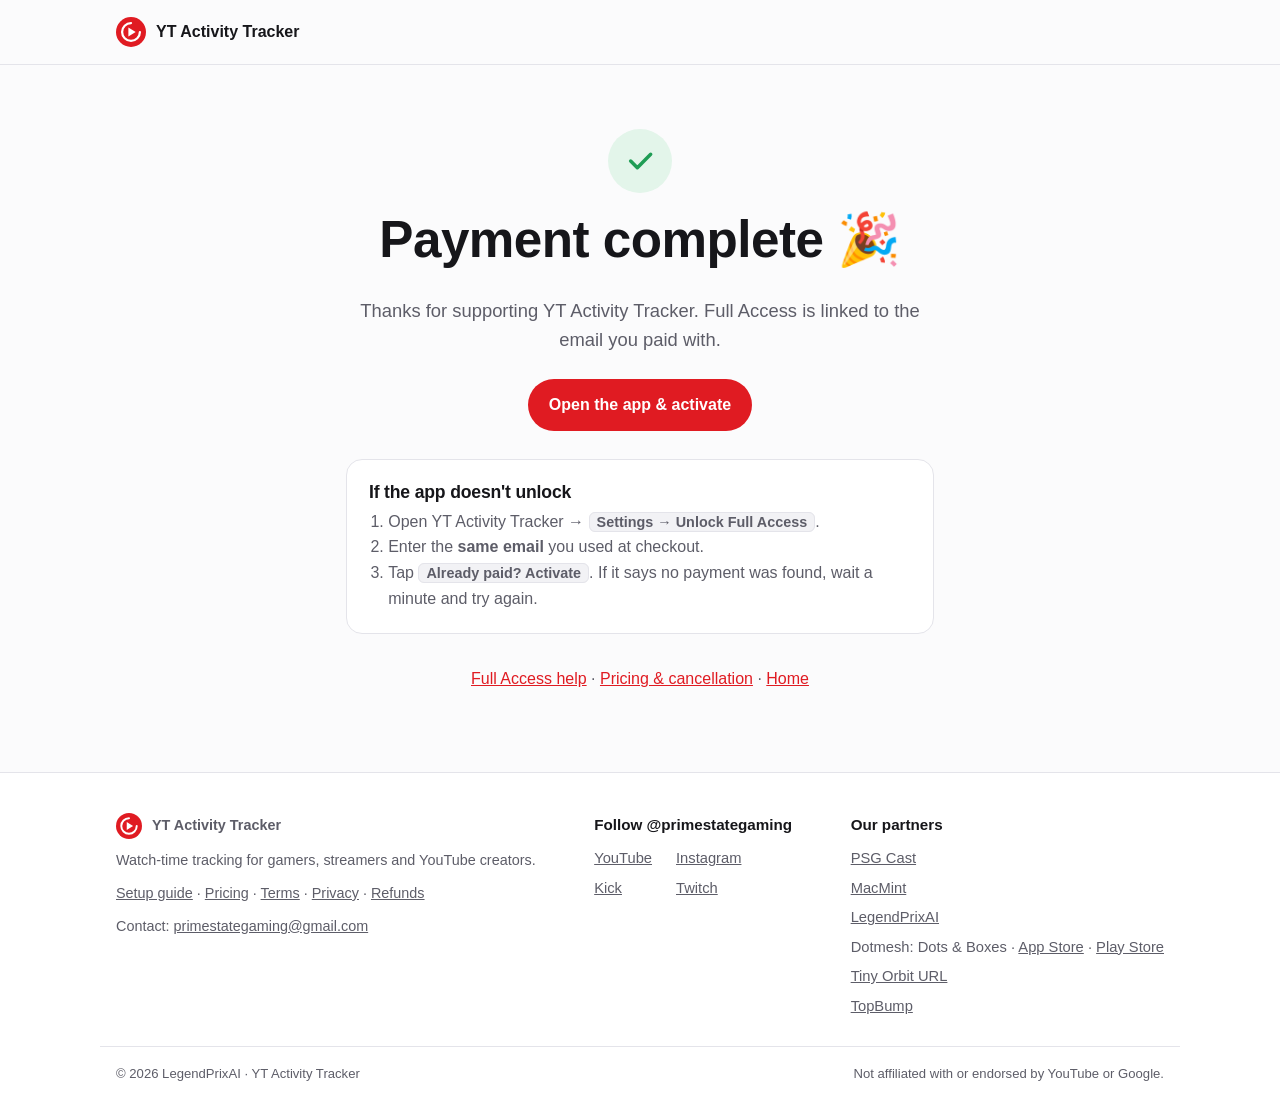
<file: success.html>
<!doctype html>
<html lang="en">
<head>
  <meta charset="utf-8">
  <meta name="viewport" content="width=device-width, initial-scale=1">
  <title>Checkout · YT Activity Tracker</title>
  <meta name="robots" content="noindex">
  <link rel="icon" href="assets/icon.svg" type="image/svg+xml">
  <link rel="stylesheet" href="assets/style.css">
</head>
<body>

<header class="site-header">
  <div class="wrap">
    <a class="brand" href="index.html"><img src="assets/icon.svg" alt="" width="30" height="30">YT Activity Tracker</a>
  </div>
</header>

<!--
  Dodo returns here with ?status=… (succeeded / active / processing / failed / cancelled …);
  the license worker uses ?status=already_active and ?status=checkout_error. This page only
  explains what happened: access is unlocked by the verified webhook, never by this redirect.
-->
<main class="wrap center" style="max-width:620px">
  <section>
    <div data-state="ok">
      <div class="icon" style="margin:0 auto 16px;width:64px;height:64px;border-radius:50%;background:var(--ok-soft);color:var(--ok)">
        <svg viewBox="0 0 24 24" fill="none" stroke="currentColor" stroke-width="2.6" stroke-linecap="round" stroke-linejoin="round" style="width:32px;height:32px"><path d="M5 12l5 5L20 7"/></svg>
      </div>
      <h1>Payment complete 🎉</h1>
      <p class="lead">Thanks for supporting YT Activity Tracker. Full Access is linked to the email you paid with<span data-plan></span>.</p>
      <div class="actions"><a class="btn btn-primary" href="yttracker://premium">Open the app &amp; activate</a></div>
    </div>

    <div data-state="pending" hidden>
      <h1>Payment processing…</h1>
      <p class="lead">Your bank is still confirming the payment. That usually takes a minute or two, sometimes longer for UPI or net banking. You won't be charged twice.</p>
      <p class="muted">When it's confirmed, open the app and tap <span class="ui">Already paid? Activate</span>.</p>
      <div class="actions"><a class="btn btn-primary" href="yttracker://premium">Open the app</a></div>
    </div>

    <div data-state="failed" hidden>
      <h1>Payment didn't go through</h1>
      <p class="lead">The payment was declined or cancelled, and you haven't been charged. You can try again with another card or payment method.</p>
      <div class="actions">
        <a class="btn btn-primary" href="index.html#pricing">Try again</a>
        <a class="btn btn-ghost" href="yttracker://premium">Back to the app</a>
      </div>
    </div>

    <div data-state="already" hidden>
      <h1>You already have Full Access</h1>
      <p class="lead">This email already has an active plan<span data-plan></span>, so you weren't charged. Open the app and tap <span class="ui">Already paid? Activate</span>.</p>
      <div class="actions"><a class="btn btn-primary" href="yttracker://premium">Open the app</a></div>
    </div>

    <div data-state="error" hidden>
      <h1>Checkout isn't available right now</h1>
      <p class="lead">Something went wrong before checkout opened, and you haven't been charged. Please try again in a few minutes.</p>
      <div class="actions"><a class="btn btn-primary" href="index.html#pricing">Back to pricing</a></div>
    </div>

    <div class="card" style="text-align:left;margin-top:28px" data-help>
      <h3>If the app doesn't unlock</h3>
      <ol style="margin:0;padding-left:1.2em;color:var(--muted)">
        <li>Open YT Activity Tracker → <span class="ui">Settings → Unlock Full Access</span>.</li>
        <li>Enter the <strong>same email</strong> you used at checkout.</li>
        <li>Tap <span class="ui">Already paid? Activate</span>. If it says no payment was found, wait a minute and try again.</li>
      </ol>
    </div>

    <p class="muted" style="margin-top:32px"><a href="guide.html#full-access">Full Access help</a> · <a href="index.html#pricing">Pricing &amp; cancellation</a> · <a href="index.html">Home</a></p>
  </section>
</main>

<footer class="site-footer">
  <div class="wrap footer-grid">
    <div>
      <a class="brand" href="index.html"><img src="assets/icon.svg" alt="" width="26" height="26">YT Activity Tracker</a>
      <p class="muted">Watch-time tracking for gamers, streamers and YouTube creators.</p>
      <p class="muted"><a href="guide.html">Setup guide</a> · <a href="index.html#pricing">Pricing</a> · <a href="terms.html">Terms</a> · <a href="privacy.html">Privacy</a> · <a href="refund.html">Refunds</a></p>
      <p class="muted">Contact: <a href="mailto:primestategaming@gmail.com" data-contact-email>primestategaming@gmail.com</a></p>
    </div>
    <div>
      <h4>Follow @primestategaming</h4>
      <ul class="social">
        <li><a href="https://www.youtube.com/@primestategaming" target="_blank" rel="noopener">YouTube</a></li>
        <li><a href="https://www.instagram.com/primestategaming" target="_blank" rel="noopener">Instagram</a></li>
        <li><a href="https://kick.com/primestategaming" target="_blank" rel="noopener">Kick</a></li>
        <li><a href="https://www.twitch.tv/primestategaming" target="_blank" rel="noopener">Twitch</a></li>
      </ul>
    </div>
    <div>
      <h4><a href="index.html#partners">Our partners</a></h4>
      <ul class="partners">
        <li><a href="https://psgcast.online" target="_blank" rel="noopener">PSG Cast</a></li>
        <li><a href="https://getmacmint.store" target="_blank" rel="noopener">MacMint</a></li>
        <li><a href="https://legendprixai.lol" target="_blank" rel="noopener">LegendPrixAI</a></li>
        <li>Dotmesh: Dots &amp; Boxes · <a href="https://apps.apple.com/in/app/dotmesh-dots-boxes-game/id6761758144" target="_blank" rel="noopener">App Store</a> · <a href="https://play.google.com/store/apps/details?id=com.legendprixai.dotmesh&amp;hl=en_IN" target="_blank" rel="noopener">Play Store</a></li>
        <li><a href="https://tiny-orbit-url.vercel.app/" target="_blank" rel="noopener">Tiny Orbit URL</a></li>
        <li><a href="https://topbump.lol" target="_blank" rel="noopener">TopBump</a></li>
      </ul>
    </div>
  </div>
  <div class="wrap footer-base">
    <span>© 2026 LegendPrixAI · YT Activity Tracker</span>
    <span>Not affiliated with or endorsed by YouTube or Google.</span>
  </div>
</footer>

<script>
  (function () {
    var params = new URLSearchParams(location.search);
    var status = (params.get("status") || "").toLowerCase();
    var plans = { monthly: "Monthly", quarterly: "Quarterly", yearly: "Yearly", lifetime: "Lifetime", granted: "Granted" };
    var state =
      status === "already_active" ? "already" :
      status === "checkout_error" ? "error" :
      /^(processing|pending|requires_customer_action|requires_payment_method)$/.test(status) ? "pending" :
      /^(failed|cancelled|canceled|expired|declined|on_hold)$/.test(status) ? "failed" :
      "ok";

    document.querySelectorAll("[data-state]").forEach(function (el) {
      el.hidden = el.getAttribute("data-state") !== state;
    });
    document.querySelector("[data-help]").hidden = state === "failed" || state === "error";

    var plan = plans[(params.get("plan") || "").toLowerCase()];
    if (plan) document.querySelectorAll("[data-plan]").forEach(function (el) { el.textContent = " (" + plan + ")"; });
  })();
</script>
<script src="assets/config.js"></script>
<script src="assets/contact.js"></script>
</body>
</html>
</file>
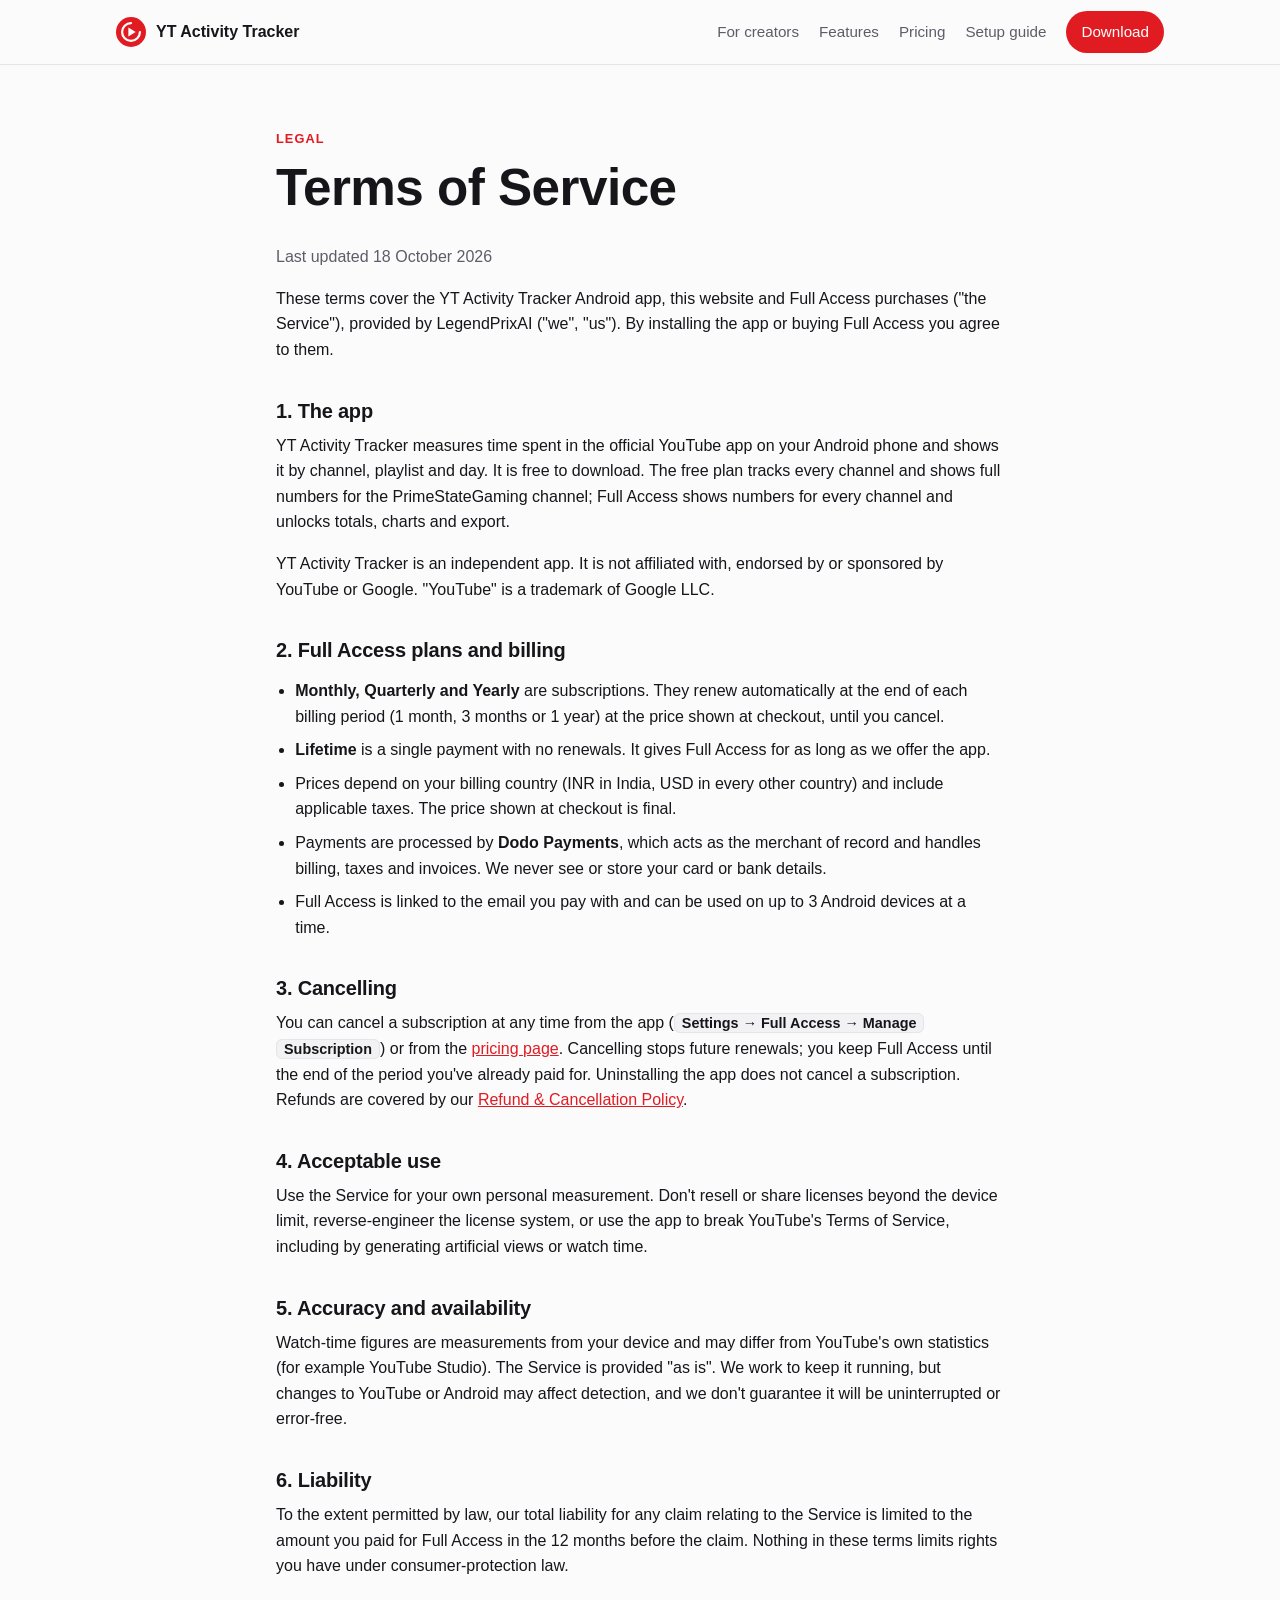
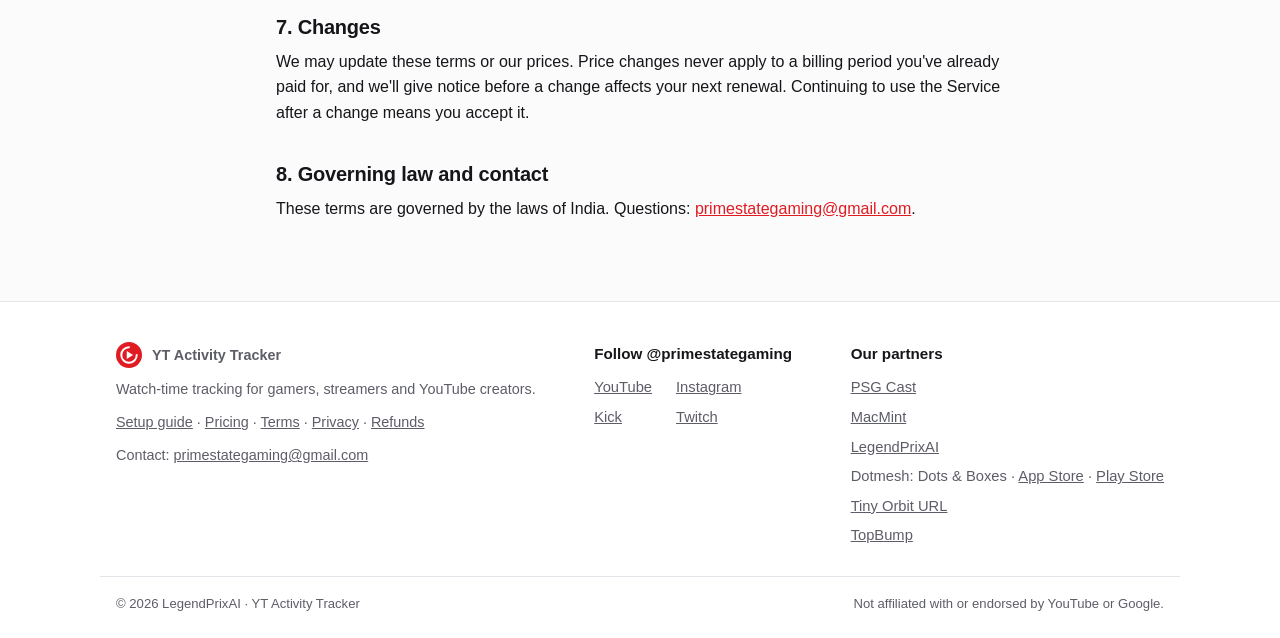
<file: terms.html>
<!doctype html>
<html lang="en">
<head>
  <meta charset="utf-8">
  <meta name="viewport" content="width=device-width, initial-scale=1">
  <title>Terms of Service · YT Activity Tracker</title>
  <meta name="description" content="Terms of Service for the YT Activity Tracker app and Full Access.">
  <meta property="og:type" content="website">
  <meta property="og:site_name" content="YT Activity Tracker">
  <meta property="og:url" content="https://legendprixai.lol/yt-activity-tracker/terms.html">
  <meta property="og:title" content="Terms of Service · YT Activity Tracker">
  <meta property="og:description" content="Terms of Service for the YT Activity Tracker app and Full Access.">
  <meta property="og:image" content="https://legendprixai.lol/yt-activity-tracker/assets/og-image.png">
  <meta property="og:image:width" content="1200">
  <meta property="og:image:height" content="630">
  <meta property="og:image:alt" content="YT Activity Tracker: track every minute of your YouTube grind, shown with the app's dashboard and channel screens">
  <meta name="twitter:card" content="summary_large_image">
  <meta name="twitter:title" content="Terms of Service · YT Activity Tracker">
  <meta name="twitter:description" content="Terms of Service for the YT Activity Tracker app and Full Access.">
  <meta name="twitter:image" content="https://legendprixai.lol/yt-activity-tracker/assets/og-image.png">
  <link rel="icon" href="assets/icon.svg" type="image/svg+xml">
  <link rel="stylesheet" href="assets/style.css">
</head>
<body>

<header class="site-header">
  <div class="wrap">
    <a class="brand" href="index.html"><img src="assets/icon.svg" alt="" width="30" height="30">YT Activity Tracker</a>
    <nav class="nav">
      <a class="hide-sm" href="index.html#creators">For creators</a>
      <a class="hide-sm" href="index.html#features">Features</a>
      <a class="hide-sm" href="index.html#pricing">Pricing</a>
      <a class="hide-xs" href="guide.html">Setup guide</a>
      <a class="btn btn-primary btn-sm" href="downloads/YT-Activity-Tracker.apk" download>Download</a>
    </nav>
  </div>
</header>

<main class="wrap legal">
  <section>
    <div class="eyebrow">Legal</div>
    <h1>Terms of Service</h1>

<p class="muted">Last updated 18 October 2026</p>
<p>These terms cover the YT Activity Tracker Android app, this website and Full Access purchases ("the Service"), provided by LegendPrixAI ("we", "us"). By installing the app or buying Full Access you agree to them.</p>
<h2>1. The app</h2>
<p>YT Activity Tracker measures time spent in the official YouTube app on your Android phone and shows it by channel, playlist and day. It is free to download. The free plan tracks every channel and shows full numbers for the PrimeStateGaming channel; Full Access shows numbers for every channel and unlocks totals, charts and export.</p>
<p>YT Activity Tracker is an independent app. It is not affiliated with, endorsed by or sponsored by YouTube or Google. "YouTube" is a trademark of Google LLC.</p>
<h2>2. Full Access plans and billing</h2>
<ul>
  <li><strong>Monthly, Quarterly and Yearly</strong> are subscriptions. They renew automatically at the end of each billing period (1 month, 3 months or 1 year) at the price shown at checkout, until you cancel.</li>
  <li><strong>Lifetime</strong> is a single payment with no renewals. It gives Full Access for as long as we offer the app.</li>
  <li>Prices depend on your billing country (INR in India, USD in every other country) and include applicable taxes. The price shown at checkout is final.</li>
  <li>Payments are processed by <strong>Dodo Payments</strong>, which acts as the merchant of record and handles billing, taxes and invoices. We never see or store your card or bank details.</li>
  <li>Full Access is linked to the email you pay with and can be used on up to 3 Android devices at a time.</li>
</ul>
<h2>3. Cancelling</h2>
<p>You can cancel a subscription at any time from the app (<span class="ui">Settings → Full Access → Manage Subscription</span>) or from the <a href="index.html#pricing">pricing page</a>. Cancelling stops future renewals; you keep Full Access until the end of the period you've already paid for. Uninstalling the app does not cancel a subscription. Refunds are covered by our <a href="refund.html">Refund &amp; Cancellation Policy</a>.</p>
<h2>4. Acceptable use</h2>
<p>Use the Service for your own personal measurement. Don't resell or share licenses beyond the device limit, reverse-engineer the license system, or use the app to break YouTube's Terms of Service, including by generating artificial views or watch time.</p>
<h2>5. Accuracy and availability</h2>
<p>Watch-time figures are measurements from your device and may differ from YouTube's own statistics (for example YouTube Studio). The Service is provided "as is". We work to keep it running, but changes to YouTube or Android may affect detection, and we don't guarantee it will be uninterrupted or error-free.</p>
<h2>6. Liability</h2>
<p>To the extent permitted by law, our total liability for any claim relating to the Service is limited to the amount you paid for Full Access in the 12 months before the claim. Nothing in these terms limits rights you have under consumer-protection law.</p>
<h2>7. Changes</h2>
<p>We may update these terms or our prices. Price changes never apply to a billing period you've already paid for, and we'll give notice before a change affects your next renewal. Continuing to use the Service after a change means you accept it.</p>
<h2>8. Governing law and contact</h2>
<p>These terms are governed by the laws of India. Questions: <a href="mailto:primestategaming@gmail.com" data-contact-email>primestategaming@gmail.com</a>.</p>

  </section>
</main>

<footer class="site-footer">
  <div class="wrap footer-grid">
    <div>
      <a class="brand" href="index.html"><img src="assets/icon.svg" alt="" width="26" height="26">YT Activity Tracker</a>
      <p class="muted">Watch-time tracking for gamers, streamers and YouTube creators.</p>
      <p class="muted"><a href="guide.html">Setup guide</a> · <a href="index.html#pricing">Pricing</a> · <a href="terms.html">Terms</a> · <a href="privacy.html">Privacy</a> · <a href="refund.html">Refunds</a></p>
      <p class="muted">Contact: <a href="mailto:primestategaming@gmail.com" data-contact-email>primestategaming@gmail.com</a></p>
    </div>
    <div>
      <h4>Follow @primestategaming</h4>
      <ul class="social">
        <li><a href="https://www.youtube.com/@primestategaming" target="_blank" rel="noopener">YouTube</a></li>
        <li><a href="https://www.instagram.com/primestategaming" target="_blank" rel="noopener">Instagram</a></li>
        <li><a href="https://kick.com/primestategaming" target="_blank" rel="noopener">Kick</a></li>
        <li><a href="https://www.twitch.tv/primestategaming" target="_blank" rel="noopener">Twitch</a></li>
      </ul>
    </div>
    <div>
      <h4><a href="index.html#partners">Our partners</a></h4>
      <ul class="partners">
        <li><a href="https://psgcast.online" target="_blank" rel="noopener">PSG Cast</a></li>
        <li><a href="https://getmacmint.store" target="_blank" rel="noopener">MacMint</a></li>
        <li><a href="https://legendprixai.lol" target="_blank" rel="noopener">LegendPrixAI</a></li>
        <li>Dotmesh: Dots &amp; Boxes · <a href="https://apps.apple.com/in/app/dotmesh-dots-boxes-game/id6761758144" target="_blank" rel="noopener">App Store</a> · <a href="https://play.google.com/store/apps/details?id=com.legendprixai.dotmesh&amp;hl=en_IN" target="_blank" rel="noopener">Play Store</a></li>
        <li><a href="https://tiny-orbit-url.vercel.app/" target="_blank" rel="noopener">Tiny Orbit URL</a></li>
        <li><a href="https://topbump.lol" target="_blank" rel="noopener">TopBump</a></li>
      </ul>
    </div>
  </div>
  <div class="wrap footer-base">
    <span>© 2026 LegendPrixAI · YT Activity Tracker</span>
    <span>Not affiliated with or endorsed by YouTube or Google.</span>
  </div>
</footer>

<script src="assets/config.js"></script>
<script src="assets/contact.js"></script>
</body>
</html>
</file>
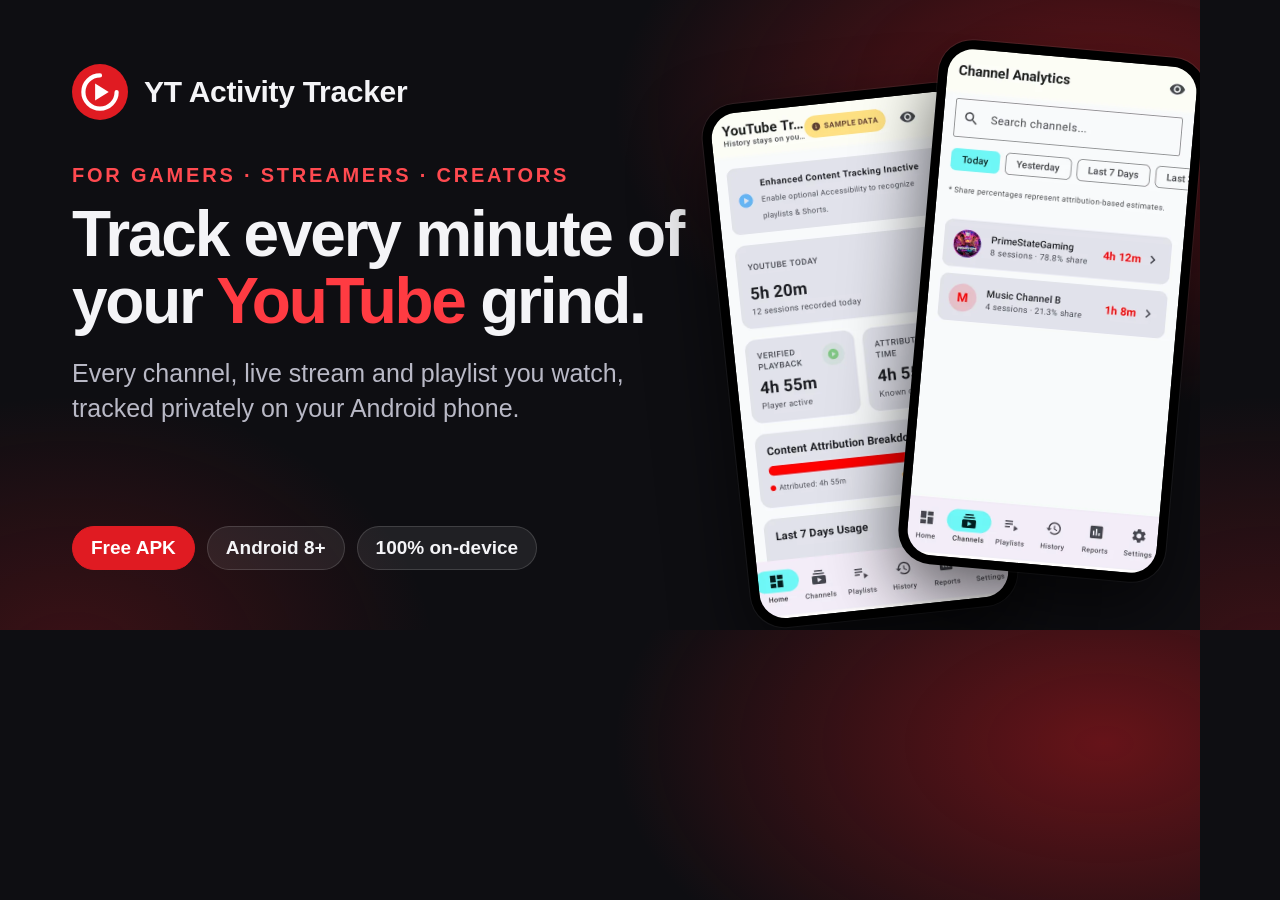
<file: assets/og-source.html>
<!doctype html>
<!-- Source for og-image.png (1200x630). Re-render with headless Chrome; not linked from the site. -->
<html><head><meta charset="utf-8">
<style>
  html, body { margin: 0; width: 1200px; height: 630px; overflow: hidden; }
  body {
    font-family: -apple-system, "SF Pro Display", "Helvetica Neue", Arial, sans-serif;
    color: #f4f4f7;
    background:
      radial-gradient(700px 420px at 92% 18%, rgba(224, 27, 34, .42), transparent 70%),
      radial-gradient(520px 380px at 6% 105%, rgba(224, 27, 34, .22), transparent 70%),
      #0e0e12;
    position: relative;
  }
  .copy { position: absolute; left: 72px; top: 64px; width: 620px; }
  .brand { display: flex; align-items: center; gap: 16px; font-size: 30px; font-weight: 700; letter-spacing: -.01em; }
  .brand img { width: 56px; height: 56px; }
  .eyebrow { margin-top: 44px; font-size: 20px; font-weight: 700; letter-spacing: .14em; color: #ff4a50; }
  h1 { margin: 14px 0 0; font-size: 64px; line-height: 1.04; letter-spacing: -.035em; font-weight: 800; }
  h1 span { color: #ff3b42; }
  p { margin: 22px 0 0; font-size: 25px; line-height: 1.4; color: #b9b9c6; max-width: 560px; }
  .chips { position: absolute; left: 72px; bottom: 60px; display: flex; gap: 12px; }
  .chip { padding: 10px 18px; border-radius: 999px; font-size: 19px; font-weight: 600; background: rgba(255,255,255,.08); border: 1px solid rgba(255,255,255,.14); }
  .chip.red { background: #e01b22; border-color: #e01b22; color: #fff; }
  .phone {
    position: absolute; width: 250px; padding: 9px; border-radius: 34px; background: #000;
    box-shadow: 0 30px 70px rgba(0,0,0,.6), 0 0 0 1px rgba(255,255,255,.08);
  }
  .phone img { display: block; width: 100%; border-radius: 26px; }
  .p1 { left: 726px; top: 92px; transform: rotate(-6deg); }
  .p2 { left: 918px; top: 48px; transform: rotate(5deg); }
</style></head>
<body>
  <div class="copy">
    <div class="brand"><img src="icon.svg" alt="">YT Activity Tracker</div>
    <div class="eyebrow">FOR GAMERS · STREAMERS · CREATORS</div>
    <h1>Track every minute of your <span>YouTube</span> grind.</h1>
    <p>Every channel, live stream and playlist you watch, tracked privately on your Android phone.</p>
  </div>
  <div class="chips">
    <div class="chip red">Free APK</div>
    <div class="chip">Android 8+</div>
    <div class="chip">100% on-device</div>
  </div>
  <div class="phone p1"><img src="screens/dash-full.webp" alt=""></div>
  <div class="phone p2"><img src="screens/channels-full.webp" alt=""></div>
</body></html>
</file>
<file: assets/style.css>
:root {
  --bg: #fbfbfc;
  --surface: #ffffff;
  --surface-2: #f2f2f5;
  --text: #16161a;
  --muted: #5d5d68;
  --border: #e4e4ea;
  --accent: #e01b22;
  --accent-ink: #ffffff;
  --accent-soft: #fde8e9;
  --ok: #1f9d55;
  --ok-soft: #e3f5ea;
  --shadow: 0 1px 2px rgba(0, 0, 0, .05), 0 8px 28px rgba(0, 0, 0, .07);
  --radius: 16px;
  --max: 1080px;
  color-scheme: light;
}

@media (prefers-color-scheme: dark) {
  :root:not([data-theme="light"]) {
    --bg: #0e0e11;
    --surface: #17171c;
    --surface-2: #1f1f26;
    --text: #f1f1f4;
    --muted: #a3a3b0;
    --border: #2b2b34;
    --accent: #ff3b42;
    --accent-ink: #ffffff;
    --accent-soft: #3a1416;
    --ok: #4ccf86;
    --ok-soft: #12301f;
    --shadow: 0 1px 2px rgba(0, 0, 0, .4), 0 8px 28px rgba(0, 0, 0, .35);
    color-scheme: dark;
  }
}

:root[data-theme="dark"] {
  --bg: #0e0e11;
  --surface: #17171c;
  --surface-2: #1f1f26;
  --text: #f1f1f4;
  --muted: #a3a3b0;
  --border: #2b2b34;
  --accent: #ff3b42;
  --accent-ink: #ffffff;
  --accent-soft: #3a1416;
  --ok: #4ccf86;
  --ok-soft: #12301f;
  --shadow: 0 1px 2px rgba(0, 0, 0, .4), 0 8px 28px rgba(0, 0, 0, .35);
  color-scheme: dark;
}

* { box-sizing: border-box; }

html { scroll-behavior: smooth; }

body {
  margin: 0;
  background: var(--bg);
  color: var(--text);
  font: 16px/1.6 -apple-system, BlinkMacSystemFont, "Segoe UI", Roboto, "Helvetica Neue", Arial, sans-serif;
  -webkit-font-smoothing: antialiased;
}

img { max-width: 100%; display: block; }
a { color: var(--accent); }
h1, h2, h3 { line-height: 1.2; margin: 0 0 .5em; letter-spacing: -.01em; }
h1 { font-size: clamp(2rem, 5vw, 3.2rem); }
h2 { font-size: clamp(1.5rem, 3.4vw, 2.1rem); }
h3 { font-size: 1.1rem; }
p { margin: 0 0 1em; }

.wrap { max-width: var(--max); margin: 0 auto; padding: 0 16px; }
section { padding: 64px 0; }
.muted { color: var(--muted); }
.center { text-align: center; }
.eyebrow { color: var(--accent); font-weight: 700; font-size: .8rem; letter-spacing: .08em; text-transform: uppercase; margin-bottom: .6em; }
.lead { font-size: 1.15rem; color: var(--muted); max-width: 640px; }
.center .lead { margin-left: auto; margin-right: auto; }

/* Header */
.site-header {
  position: sticky; top: 0; z-index: 10;
  background: color-mix(in srgb, var(--bg) 88%, transparent);
  backdrop-filter: blur(10px);
  border-bottom: 1px solid var(--border);
}
.site-header .wrap { display: flex; align-items: center; gap: 16px; height: 64px; }
.brand { display: flex; align-items: center; gap: 10px; font-weight: 800; color: var(--text); text-decoration: none; }
.brand svg { width: 30px; height: 30px; flex: none; }
.nav { display: flex; gap: 20px; margin-left: auto; align-items: center; }
.nav a { color: var(--muted); text-decoration: none; font-weight: 500; font-size: .95rem; }
.nav a:hover { color: var(--text); }
.nav a.btn-primary, .nav a.btn-primary:hover { color: var(--accent-ink); }
@media (max-width: 720px) { .nav .hide-sm { display: none; } }
@media (max-width: 480px) {
  .nav .hide-xs { display: none; }
  .brand { font-size: .95rem; }
}

/* Buttons */
.btn {
  display: inline-flex; align-items: center; gap: 8px;
  padding: 12px 20px; border-radius: 999px;
  font-weight: 700; text-decoration: none; border: 1px solid transparent;
  cursor: pointer; font-size: 1rem; white-space: nowrap;
}
.btn svg { width: 18px; height: 18px; }
.btn-primary { background: var(--accent); color: var(--accent-ink); }
.btn-primary:hover { filter: brightness(1.07); }
.btn-ghost { background: var(--surface); color: var(--text); border-color: var(--border); }
.btn-ghost:hover { border-color: var(--muted); }
.btn-sm { padding: 8px 14px; font-size: .9rem; }
.actions { display: flex; flex-wrap: wrap; gap: 12px; margin: 24px 0 12px; }
.center .actions { justify-content: center; }

/* Hero */
.hero { padding: 56px 0 24px; }
.hero .wrap { display: grid; grid-template-columns: 1.05fr .95fr; gap: 40px; align-items: center; }
.hero-shots { display: flex; gap: 16px; justify-content: center; }
.hero-shots .phone { flex: 1 1 0; min-width: 0; }
.hero-shots .phone:nth-child(2) { margin-top: 48px; }
@media (max-width: 860px) {
  .hero .wrap { grid-template-columns: 1fr; }
  .hero-shots .phone:nth-child(2) { margin-top: 24px; }
}
.meta { font-size: .9rem; color: var(--muted); }

/* Phone frame */
.phone {
  width: 100%; max-width: 250px;
  border-radius: 28px; padding: 8px;
  background: #111; box-shadow: var(--shadow);
}
.phone img { border-radius: 21px; width: 100%; height: auto; }
.phone.sm { max-width: 220px; }
.phone video { display: block; border-radius: 21px; width: 100%; height: auto; background: #000; }
.video-guide { margin: 24px 0 0; display: flex; flex-direction: column; align-items: center; gap: 12px; }
.video-guide .phone { max-width: 300px; }
.video-guide figcaption { color: var(--muted); font-size: .95rem; text-align: center; }

/* Cards & grids */
.grid { display: grid; gap: 16px; }
.grid-3 { grid-template-columns: repeat(3, 1fr); }
.grid-2 { grid-template-columns: repeat(2, 1fr); }
@media (max-width: 860px) { .grid-3 { grid-template-columns: repeat(2, 1fr); } }
@media (max-width: 560px) { .grid-3, .grid-2 { grid-template-columns: 1fr; } }

.card {
  background: var(--surface); border: 1px solid var(--border);
  border-radius: var(--radius); padding: 22px;
}
.card h3 { margin-bottom: .35em; }
.card p { color: var(--muted); margin: 0; font-size: .95rem; }
.icon {
  width: 40px; height: 40px; border-radius: 12px;
  display: grid; place-items: center;
  background: var(--accent-soft); color: var(--accent); margin-bottom: 14px;
}
.icon svg { width: 22px; height: 22px; }

/* Plans */
.plans { display: grid; grid-template-columns: 1fr 1fr; gap: 20px; margin-top: 32px; }
@media (max-width: 760px) { .plans { grid-template-columns: 1fr; } }
.plan { background: var(--surface); border: 1px solid var(--border); border-radius: var(--radius); padding: 24px; display: flex; flex-direction: column; gap: 16px; }
.plan.featured { border: 2px solid var(--accent); }
.plan-head { display: flex; align-items: baseline; justify-content: space-between; gap: 12px; }
.badge { display: inline-block; padding: 3px 10px; border-radius: 999px; font-size: .75rem; font-weight: 700; background: var(--accent-soft); color: var(--accent); }
.badge.ok { background: var(--ok-soft); color: var(--ok); }
.checks { list-style: none; padding: 0; margin: 0; display: grid; gap: 8px; }
.checks li { display: flex; gap: 10px; align-items: flex-start; font-size: .95rem; }
.checks li::before { content: ""; flex: none; width: 18px; height: 18px; margin-top: 3px; border-radius: 50%; background: var(--ok) url("data:image/svg+xml,%3Csvg xmlns='http://www.w3.org/2000/svg' viewBox='0 0 24 24' fill='none' stroke='white' stroke-width='3.5' stroke-linecap='round' stroke-linejoin='round'%3E%3Cpath d='M5 12l5 5L20 7'/%3E%3C/svg%3E") center/12px no-repeat; }
.checks li.no::before { background: var(--muted) url("data:image/svg+xml,%3Csvg xmlns='http://www.w3.org/2000/svg' viewBox='0 0 24 24' fill='none' stroke='white' stroke-width='3.5' stroke-linecap='round'%3E%3Cpath d='M7 7l10 10M17 7L7 17'/%3E%3C/svg%3E") center/11px no-repeat; opacity: .7; }
.plan-shot { display: flex; justify-content: center; margin-top: auto; }

/* Steps (guide) */
.toc { display: flex; flex-wrap: wrap; gap: 8px; margin: 24px 0 0; padding: 0; list-style: none; }
.toc a { display: inline-block; padding: 6px 12px; border-radius: 999px; background: var(--surface); border: 1px solid var(--border); color: var(--text); text-decoration: none; font-size: .9rem; }
.toc a:hover { border-color: var(--accent); }

.step { display: grid; grid-template-columns: minmax(0, 1fr) auto; gap: 32px; align-items: start; padding: 40px 0; border-top: 1px solid var(--border); scroll-margin-top: 80px; }
.step:first-of-type { border-top: 0; }
.step-num { display: inline-grid; place-items: center; width: 34px; height: 34px; border-radius: 50%; background: var(--accent); color: var(--accent-ink); font-weight: 800; margin-bottom: 12px; }
.step-shots { display: flex; gap: 14px; flex-wrap: wrap; justify-content: center; max-width: 470px; }
.step-shots > * { flex: 0 1 220px; min-width: 0; }
.step ol, .step ul { padding-left: 1.2em; margin: 0 0 1em; }
.step li { margin-bottom: .4em; }
@media (max-width: 860px) { .step { grid-template-columns: minmax(0, 1fr); } .step-shots { margin: 0 auto; } }

.note { border-left: 4px solid var(--accent); background: var(--accent-soft); padding: 12px 16px; border-radius: 0 12px 12px 0; margin: 16px 0; font-size: .95rem; }
.note.ok { border-color: var(--ok); background: var(--ok-soft); }
.tag { display: inline-block; font-size: .75rem; font-weight: 700; padding: 2px 8px; border-radius: 6px; background: var(--surface-2); color: var(--muted); vertical-align: middle; margin-left: 6px; }
kbd, .ui { font-family: inherit; font-weight: 700; background: var(--surface-2); border: 1px solid var(--border); padding: 1px 7px; border-radius: 6px; font-size: .9em; -webkit-box-decoration-break: clone; box-decoration-break: clone; }

/* Mock dialog for the Play Protect warning */
.mock-dialog { width: 100%; max-width: 250px; background: var(--surface); border: 1px solid var(--border); border-radius: 22px; padding: 20px; box-shadow: var(--shadow); font-size: .9rem; }
.mock-dialog .shield { width: 36px; height: 36px; color: #1a73e8; margin-bottom: 10px; }
.mock-dialog h4 { margin: 0 0 8px; font-size: 1.05rem; }
.mock-dialog p { color: var(--muted); margin: 0 0 14px; font-size: .85rem; }
.mock-dialog .row { display: flex; justify-content: flex-end; gap: 14px; font-weight: 700; color: #1a73e8; font-size: .85rem; }
.mock-dialog .hl { outline: 2px dashed var(--accent); outline-offset: 4px; border-radius: 4px; }

/* FAQ */
details { background: var(--surface); border: 1px solid var(--border); border-radius: 12px; padding: 14px 18px; }
details + details { margin-top: 10px; }
summary { cursor: pointer; font-weight: 700; }
details p { color: var(--muted); margin: 10px 0 0; }

/* Download band */
.band { background: var(--surface); border-top: 1px solid var(--border); border-bottom: 1px solid var(--border); }

footer { padding: 32px 0 48px; color: var(--muted); font-size: .9rem; }
footer .wrap { display: flex; flex-wrap: wrap; gap: 12px 24px; justify-content: space-between; }
footer a { color: var(--muted); }

/* Pricing */
.email-row { max-width: 420px; margin: 28px auto 0; display: grid; gap: 6px; }
.email-row label { font-weight: 700; font-size: .9rem; }
input[type="email"] {
  width: 100%; padding: 12px 14px; font: inherit; color: var(--text);
  background: var(--surface); border: 1px solid var(--border); border-radius: 12px;
}
input[type="email"]:focus { outline: 2px solid var(--accent); outline-offset: 1px; border-color: transparent; }
.form-msg { min-height: 1.4em; margin: 0; font-size: .9rem; color: var(--muted); }
.form-msg.error { color: var(--accent); }

.pricing { display: grid; grid-template-columns: repeat(4, 1fr); gap: 16px; margin-top: 24px; }
.pricing[data-count="3"] { grid-template-columns: repeat(3, 1fr); max-width: 860px; margin-left: auto; margin-right: auto; }
.price-card[hidden] { display: none; }
@media (max-width: 980px) { .pricing, .pricing[data-count="3"] { grid-template-columns: repeat(2, 1fr); } }
@media (max-width: 520px) { .pricing, .pricing[data-count="3"] { grid-template-columns: 1fr; } }
.price-card {
  position: relative; display: flex; flex-direction: column; gap: 6px;
  background: var(--surface); border: 1px solid var(--border); border-radius: var(--radius); padding: 24px 20px 20px;
}
.price-card.featured { border: 2px solid var(--accent); box-shadow: var(--shadow); }
.price-card h3 { margin: 0; }
.price-card .muted { margin: 0; font-size: .92rem; }
.price { margin: 10px 0 2px; color: var(--muted); font-weight: 600; }
.price span { font-size: 2.2rem; font-weight: 800; color: var(--text); margin-right: 4px; letter-spacing: -.02em; }
.terms { font-size: .82rem; color: var(--muted); margin: 0 0 12px; flex: 1; }
.price-card .btn { justify-content: center; width: 100%; }
.btn[disabled] { opacity: .55; cursor: not-allowed; }
.ribbon {
  position: absolute; top: -12px; left: 50%; transform: translateX(-50%);
  background: var(--accent); color: var(--accent-ink); font-size: .75rem; font-weight: 800;
  padding: 4px 12px; border-radius: 999px; white-space: nowrap;
}
.inline-form { display: flex; gap: 8px; flex-wrap: wrap; margin-top: 12px; }
.inline-form input { flex: 1 1 200px; }
form.card p { color: var(--muted); }

/* Stat strip under the hero */
.stat-strip {
  list-style: none; margin: 8px 0 0; padding: 18px;
  display: grid; grid-template-columns: repeat(4, 1fr); gap: 12px;
  background: var(--surface); border: 1px solid var(--border); border-radius: var(--radius);
}
.stat-strip li { display: flex; flex-direction: column; text-align: center; }
.stat-strip strong { font-size: 1.05rem; }
.stat-strip span { color: var(--muted); font-size: .85rem; }
@media (max-width: 720px) { .stat-strip { grid-template-columns: repeat(2, 1fr); } }

/* Creator section */
.split { display: grid; grid-template-columns: 1fr 1.05fr; gap: 40px; align-items: center; }
@media (max-width: 900px) { .split { grid-template-columns: minmax(0, 1fr); } }
.studio-shot { margin: 0; }
.studio-shot img {
  width: 100%; height: auto; border-radius: var(--radius);
  border: 1px solid var(--border); box-shadow: var(--shadow); background: #fff;
}
.studio-shot figcaption { margin-top: 10px; font-size: .82rem; color: var(--muted); }

.price em { font-style: normal; }

/* Footer */
.site-footer { border-top: 1px solid var(--border); background: var(--surface); padding: 40px 0 24px; }
.footer-grid { display: grid; grid-template-columns: 1.2fr 1fr 1.4fr; gap: 28px; }
@media (max-width: 760px) { .footer-grid { grid-template-columns: minmax(0, 1fr); } }
.site-footer h4 { margin: 0 0 10px; font-size: .95rem; color: var(--text); }
.site-footer p { margin: 10px 0 0; font-size: .9rem; }
.social, .partners { list-style: none; margin: 0; padding: 0; display: grid; gap: 6px; font-size: .92rem; }
.social { grid-template-columns: repeat(2, max-content); column-gap: 24px; }
.site-footer a { color: var(--muted); }
.site-footer a:hover { color: var(--accent); }
.footer-base {
  display: flex; flex-wrap: wrap; justify-content: space-between; gap: 8px 24px;
  margin-top: 28px; padding-top: 16px; border-top: 1px solid var(--border);
  font-size: .82rem; color: var(--muted);
}

/* Legal pages */
.legal { max-width: 760px; }
.legal h2 { font-size: 1.25rem; margin-top: 1.8em; }
.legal ul { padding-left: 1.2em; }
.legal li { margin-bottom: .5em; }

/* Partners */
.partner-grid { margin-top: 32px; }
.partner-card { display: flex; flex-direction: column; gap: 12px; }
.partner-head { display: flex; gap: 14px; align-items: center; }
.partner-head img { width: 56px; height: 56px; border-radius: 14px; flex: none; object-fit: contain; }
.partner-card h3 { margin: 0; }
.partner-tag { margin: 2px 0 0 !important; font-size: .85rem !important; color: var(--accent) !important; font-weight: 600; }
.partner-links { display: flex; flex-wrap: wrap; gap: 8px; margin-top: auto; }
.site-footer h4 a { color: var(--text); text-decoration: none; }
</file>
